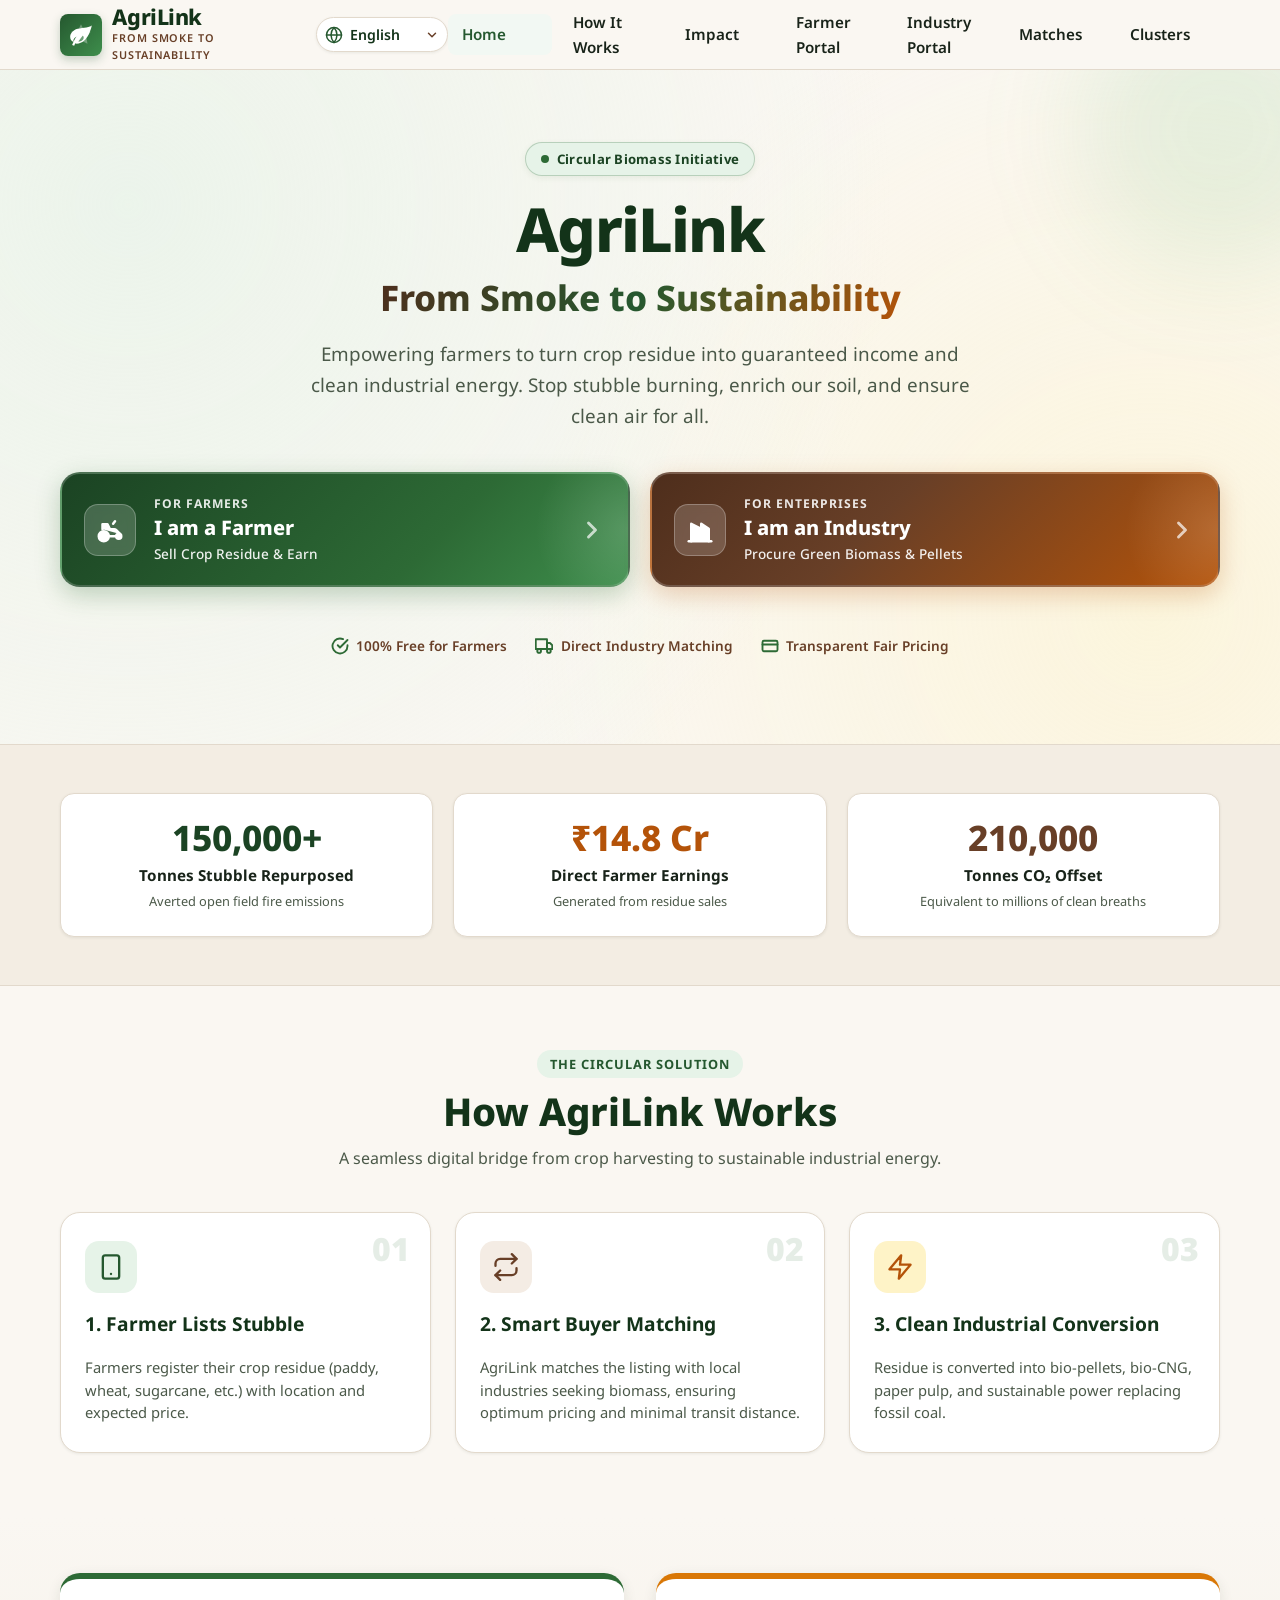
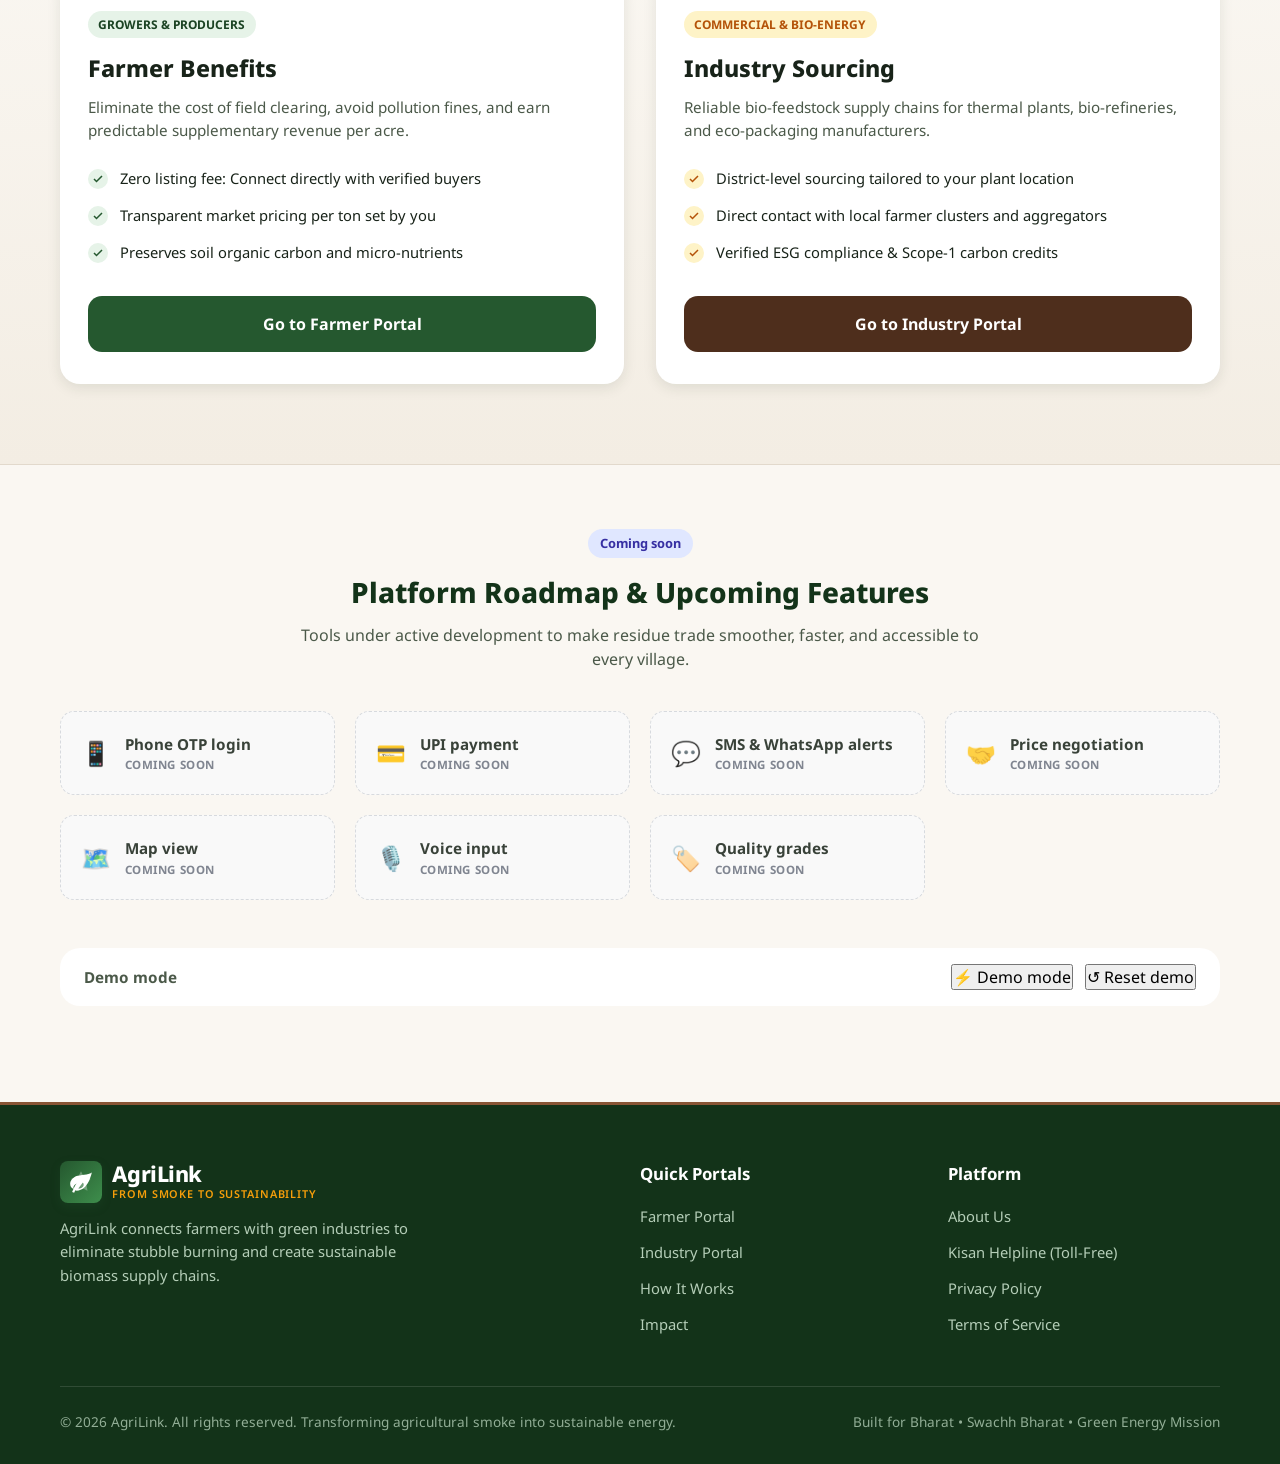
<file: index.html>
<!DOCTYPE html>
<html lang="en">
<head>
  <meta charset="UTF-8">
  <meta name="viewport" content="width=device-width, initial-scale=1.0">
  <meta name="description" content="AgriLink - From Smoke to Sustainability. Connecting farmers with industries to monetize crop residue and eliminate stubble burning.">
  <meta name="theme-color" content="#1B4323">
  <title>AgriLink - From Smoke to Sustainability</title>

  <!-- Google Fonts: Multi-Script Noto Sans Stack -->
  <link rel="preconnect" href="https://fonts.googleapis.com">
  <link rel="preconnect" href="https://fonts.gstatic.com" crossorigin>
  <link href="https://fonts.googleapis.com/css2?family=Noto+Sans:ital,wght@0,400;0,500;0,600;0,700;0,800;1,400&family=Noto+Sans+Devanagari:wght@400;500;600;700;800&family=Noto+Sans+Kannada:wght@400;500;600;700;800&family=Noto+Sans+Malayalam:wght@400;500;600;700;800&family=Noto+Sans+Tamil:wght@400;500;600;700;800&family=Noto+Sans+Telugu:wght@400;500;600;700;800&display=swap" rel="stylesheet">

  <!-- Core Stylesheet -->
  <link rel="stylesheet" href="css/style.css">
</head>
<body>

  <!-- =========================================================================
       Site Header / Navigation Bar
       ========================================================================= -->
  <header class="site-header" role="banner">
    <div class="navbar-container">
      
      <!-- Brand Logo -->
      <a href="index.html" class="brand-link" aria-label="AgriLink Home">
        <div class="brand-icon">
          <!-- Bio-Cycle Leaf Icon -->
          <svg viewBox="0 0 24 24" aria-hidden="true">
            <path d="M12 2L15 8L21 9L17 14L18 20L12 17L6 20L7 14L3 9L9 8L12 2Z" opacity="0.3"></path>
            <path d="M17 8C8 10 5.9 16.17 3.82 21.34L5.71 22l1-2.3A4.49 4.49 0 0 0 8 20C19 20 22 3 22 3c-1 2-8 2.25-13 3.25S2 11.5 2 13.5a5.52 5.52 0 0 0 3 4.88V17c0-2.5 4.5-5 7-5 1.5 0 2.5 1 2.5 2.5 0 2-2.5 3.5-5 3.5"></path>
          </svg>
        </div>
        <div class="brand-text-group">
          <span class="brand-title" data-i18n="nav.brand">AgriLink</span>
          <span class="brand-subtitle" data-i18n="nav.tagline_short">From Smoke to Sustainability</span>
        </div>
      </a>

      <!-- Header Actions: Language Switcher & Hamburger Toggle -->
      <div class="header-actions">
        <!-- Language Selector Dropdown -->
        <div class="lang-selector-wrap" title="Change Language">
          <svg class="lang-icon" viewBox="0 0 24 24" fill="none" stroke="currentColor" stroke-width="2" stroke-linecap="round" stroke-linejoin="round" aria-hidden="true">
            <circle cx="12" cy="12" r="10"></circle>
            <line x1="2" y1="12" x2="22" y2="12"></line>
            <path d="M12 2a15.3 15.3 0 0 1 4 10 15.3 15.3 0 0 1-4 10 15.3 15.3 0 0 1-4-10 15.3 15.3 0 0 1 4-10z"></path>
          </svg>
          <select id="lang-select" class="lang-select" aria-label="Select Language" data-i18n-aria-label="nav.select_lang">
            <option value="en">English</option>
            <option value="hi">हिन्दी</option>
            <option value="te">తెలుగు</option>
            <option value="kn">ಕನ್ನಡ</option>
            <option value="ta">தமிழ்</option>
            <option value="ml">മലയാളം</option>
          </select>
          <svg class="lang-chevron" viewBox="0 0 24 24" fill="none" stroke="currentColor" stroke-width="2.5" stroke-linecap="round" stroke-linejoin="round" aria-hidden="true">
            <polyline points="6 9 12 15 18 9"></polyline>
          </svg>
        </div>

        <!-- Mobile Drawer Toggle Button -->
        <button class="nav-toggle" aria-label="Toggle navigation menu" aria-expanded="false" aria-controls="primary-nav">
          <span class="bar"></span>
          <span class="bar"></span>
          <span class="bar"></span>
        </button>
      </div>

      <!-- Backdrop Overlay for Mobile Drawer -->
      <div class="nav-overlay" aria-hidden="true"></div>

      <!-- Navigation Menu -->
      <nav id="primary-nav" class="nav-menu" role="navigation" aria-label="Main menu">
        <ul class="nav-list">
          <li class="nav-item">
            <a href="index.html" class="nav-link active" data-i18n="nav.home">Home</a>
          </li>
          <li class="nav-item">
            <a href="#how-it-works" class="nav-link" data-i18n="nav.how_it_works">How It Works</a>
          </li>
          <li class="nav-item">
            <a href="impact.html" class="nav-link" data-i18n="nav.impact">Impact</a>
          </li>
          <li class="nav-item">
            <a href="farmer.html" class="nav-link nav-link-portal" data-i18n="nav.farmer_portal">Farmer Portal</a>
          </li>
          <li class="nav-item">
            <a href="industry.html" class="nav-link nav-link-portal" data-i18n="nav.industry_portal">Industry Portal</a>
          </li>
          <li class="nav-item">
            <a href="matches.html" class="nav-link nav-link-portal" data-i18n="nav.matches">Matches</a>
          </li>
          <li class="nav-item">
            <a href="clusters.html" class="nav-link nav-link-portal" data-i18n="nav.clusters">Clusters</a>
          </li>
        </ul>
      </nav>

    </div>
  </header>

  <main id="main-content">
    <!-- =========================================================================
         Hero Section
         ========================================================================= -->
    <section class="hero-section" aria-labelledby="hero-title">
      <div class="container hero-content">
        
        <!-- Context Badge -->
        <div class="hero-badge">
          <span class="badge-pulse"></span>
          <span data-i18n="hero.badge">Circular Biomass Initiative</span>
        </div>

        <!-- Tagline & Heading -->
        <h1 id="hero-title" class="hero-title" data-i18n="nav.brand">AgriLink</h1>
        <div class="hero-tagline-wrap">
          <h2 class="hero-tagline" data-i18n="hero.tagline">From Smoke to Sustainability</h2>
        </div>

        <p class="hero-description" data-i18n="hero.description">
          Empowering farmers to turn crop residue into guaranteed income and clean industrial energy. Stop stubble burning, enrich our soil, and ensure clean air for all.
        </p>

        <!-- Two Large Buttons: Farmer and Industry -->
        <div class="hero-actions" role="group" aria-label="Portal Selection">
          
          <!-- Large Farmer Button (Links to farmer.html) -->
          <a href="farmer.html" class="btn-portal btn-farmer" id="cta-farmer" aria-label="Farmer Portal: Sell crop residue and earn">
            <div class="btn-portal-icon" aria-hidden="true">
              <!-- Tractor / Sprout Icon -->
              <svg viewBox="0 0 24 24" fill="none" stroke="currentColor" stroke-width="2" stroke-linecap="round" stroke-linejoin="round">
                <path d="M7 17m-4 0a4 4 0 1 0 8 0a4 4 0 1 0 -8 0"></path>
                <path d="M7 15l0 .01"></path>
                <path d="M19 17m-2 0a2 2 0 1 0 4 0a2 2 0 1 0 -4 0"></path>
                <path d="M10.5 17l6.5 0"></path>
                <path d="M20 15.2l-3.2 -3.2a2 2 0 0 0 -1.4 -.6l-3.4 0l-2 -4h-4v4"></path>
                <path d="M16 5l-1.5 2"></path>
              </svg>
            </div>
            <div class="btn-portal-text">
              <span class="btn-portal-tag" data-i18n="hero.btn_farmer_tag">For Farmers</span>
              <span class="btn-portal-title" data-i18n="hero.btn_farmer_title">I am a Farmer</span>
              <span class="btn-portal-sub" data-i18n="hero.btn_farmer_sub">Sell Crop Residue & Earn</span>
            </div>
            <div class="btn-portal-arrow" aria-hidden="true">
              <svg viewBox="0 0 24 24" fill="none" stroke="currentColor" stroke-width="2.5" stroke-linecap="round" stroke-linejoin="round">
                <polyline points="9 18 15 12 9 6"></polyline>
              </svg>
            </div>
          </a>

          <!-- Large Industry Button (Links to industry.html) -->
          <a href="industry.html" class="btn-portal btn-industry" id="cta-industry" aria-label="Industry Portal: Procure green biomass and pellets">
            <div class="btn-portal-icon" aria-hidden="true">
              <!-- Factory / Renewable Bio-Power Icon -->
              <svg viewBox="0 0 24 24" fill="none" stroke="currentColor" stroke-width="2" stroke-linecap="round" stroke-linejoin="round">
                <path d="M3 21h18"></path>
                <path d="M5 21V7l8 4V7l6 4v10"></path>
                <path d="M9 13v2"></path>
                <path d="M9 17v2"></path>
                <path d="M14 13v2"></path>
                <path d="M14 17v2"></path>
              </svg>
            </div>
            <div class="btn-portal-text">
              <span class="btn-portal-tag" data-i18n="hero.btn_industry_tag">For Enterprises</span>
              <span class="btn-portal-title" data-i18n="hero.btn_industry_title">I am an Industry</span>
              <span class="btn-portal-sub" data-i18n="hero.btn_industry_sub">Procure Green Biomass & Pellets</span>
            </div>
            <div class="btn-portal-arrow" aria-hidden="true">
              <svg viewBox="0 0 24 24" fill="none" stroke="currentColor" stroke-width="2.5" stroke-linecap="round" stroke-linejoin="round">
                <polyline points="9 18 15 12 9 6"></polyline>
              </svg>
            </div>
          </a>

        </div>

        <!-- Trust Badges -->
        <div class="hero-trust-bar">
          <div class="trust-item">
            <svg viewBox="0 0 24 24" fill="none" stroke="currentColor" stroke-width="2.5" stroke-linecap="round" stroke-linejoin="round" aria-hidden="true">
              <path d="M22 11.08V12a10 10 0 1 1-5.93-9.14"></path>
              <polyline points="22 4 12 14.01 9 11.01"></polyline>
            </svg>
            <span data-i18n="hero.trust_free">100% Free for Farmers</span>
          </div>
          <div class="trust-item">
            <svg viewBox="0 0 24 24" fill="none" stroke="currentColor" stroke-width="2.5" stroke-linecap="round" stroke-linejoin="round" aria-hidden="true">
              <rect x="1" y="3" width="15" height="13"></rect>
              <polygon points="16 8 20 8 23 11 23 16 16 16 16 8"></polygon>
              <circle cx="5.5" cy="18.5" r="2.5"></circle>
              <circle cx="18.5" cy="18.5" r="2.5"></circle>
            </svg>
            <span data-i18n="hero.trust_pickup">Guaranteed Farmgate Pickup</span>
          </div>
          <div class="trust-item">
            <svg viewBox="0 0 24 24" fill="none" stroke="currentColor" stroke-width="2.5" stroke-linecap="round" stroke-linejoin="round" aria-hidden="true">
              <rect x="2" y="5" width="20" height="14" rx="2"></rect>
              <line x1="2" y1="10" x2="22" y2="10"></line>
            </svg>
            <span data-i18n="hero.trust_payment">Direct Bank Payouts</span>
          </div>
        </div>

      </div>
    </section>

    <!-- =========================================================================
         Impact Metrics Section
         ========================================================================= -->
    <section id="impact" class="metrics-section" aria-label="Key Impact Metrics">
      <div class="container">
        <div class="metrics-grid">
          
          <div class="metric-card">
            <div class="metric-value" data-i18n="metrics.tonnes_val">150,000+</div>
            <div class="metric-label" data-i18n="metrics.tonnes_label">Tonnes Stubble Repurposed</div>
            <div class="metric-sub" data-i18n="metrics.tonnes_sub">Averted open field fire emissions</div>
          </div>

          <div class="metric-card">
            <div class="metric-value amber" data-i18n="metrics.payout_val">₹14.8 Cr</div>
            <div class="metric-label" data-i18n="metrics.payout_label">Direct Farmer Earnings</div>
            <div class="metric-sub" data-i18n="metrics.payout_sub">Transferred directly via UPI / DBT</div>
          </div>

          <div class="metric-card">
            <div class="metric-value earth" data-i18n="metrics.co2_val">210,000</div>
            <div class="metric-label" data-i18n="metrics.co2_label">Tonnes CO₂ Offset</div>
            <div class="metric-sub" data-i18n="metrics.co2_sub">Equivalent to millions of clean breaths</div>
          </div>

        </div>
      </div>
    </section>

    <!-- =========================================================================
         How It Works Section
         ========================================================================= -->
    <section id="how-it-works" class="workflow-section">
      <div class="container">
        <div class="section-header">
          <span class="section-tag" data-i18n="workflow.tag">The Circular Solution</span>
          <h2 class="section-title" data-i18n="workflow.title">How AgriLink Works</h2>
          <p class="section-desc" data-i18n="workflow.desc">
            A seamless digital bridge from crop harvesting to sustainable industrial energy.
          </p>
        </div>

        <div class="workflow-grid">
          
          <!-- Step 1 -->
          <div class="workflow-card">
            <span class="workflow-card-step" aria-hidden="true">01</span>
            <div class="workflow-icon" aria-hidden="true">
              <svg viewBox="0 0 24 24" fill="none" stroke="currentColor" stroke-width="2" stroke-linecap="round" stroke-linejoin="round">
                <rect x="5" y="2" width="14" height="20" rx="2" ry="2"></rect>
                <line x1="12" y1="18" x2="12.01" y2="18"></line>
              </svg>
            </div>
            <h3 class="workflow-card-title" data-i18n="workflow.step1_title">1. Farmer Lists Stubble</h3>
            <p class="workflow-card-desc" data-i18n="workflow.step1_desc">
              Farmers register their crop residue (paddy, cotton, sugarcane) with estimated acreage via simple mobile access or toll-free call.
            </p>
          </div>

          <!-- Step 2 -->
          <div class="workflow-card">
            <span class="workflow-card-step" aria-hidden="true">02</span>
            <div class="workflow-icon" aria-hidden="true">
              <svg viewBox="0 0 24 24" fill="none" stroke="currentColor" stroke-width="2" stroke-linecap="round" stroke-linejoin="round">
                <polyline points="17 1 21 5 17 9"></polyline>
                <path d="M3 11V9a4 4 0 0 1 4-4h14"></path>
                <polyline points="7 23 3 19 7 15"></polyline>
                <path d="M21 13v2a4 4 0 0 1-4 4H3"></path>
              </svg>
            </div>
            <h3 class="workflow-card-title" data-i18n="workflow.step2_title">2. Mechanized Baling & Pickup</h3>
            <p class="workflow-card-desc" data-i18n="workflow.step2_desc">
              Our logistics network brings automated balers directly to the field, safely compacting and loading the straw without any farm effort.
            </p>
          </div>

          <!-- Step 3 -->
          <div class="workflow-card">
            <span class="workflow-card-step" aria-hidden="true">03</span>
            <div class="workflow-icon" aria-hidden="true">
              <svg viewBox="0 0 24 24" fill="none" stroke="currentColor" stroke-width="2" stroke-linecap="round" stroke-linejoin="round">
                <path d="M13 2L3 14h9l-1 8 10-12h-9l1-8z"></path>
              </svg>
            </div>
            <h3 class="workflow-card-title" data-i18n="workflow.step3_title">3. Clean Industrial Conversion</h3>
            <p class="workflow-card-desc" data-i18n="workflow.step3_desc">
              Residue is processed into high-grade biomass pellets, bio-CNG, paper pulp, and sustainable power replacing fossil coal.
            </p>
          </div>

        </div>
      </div>
    </section>

    <!-- =========================================================================
         Dual Portal Previews
         ========================================================================= -->
    <section class="portals-section" aria-label="Portal Highlights">
      <div class="container">
        <div class="portals-grid">
          
          <!-- Farmer Portal Card -->
          <div class="portal-box farmer-box">
            <div class="portal-box-header">
              <span class="portal-badge" data-i18n="portals.farmer_badge">Growers & Producers</span>
              <h3 class="portal-box-title" data-i18n="portals.farmer_title">Farmer Benefits</h3>
              <p class="portal-box-desc" data-i18n="portals.farmer_desc">
                Eliminate the cost of field clearing, avoid pollution fines, and earn predictable supplementary revenue per acre.
              </p>
            </div>

            <ul class="portal-features-list">
              <li class="portal-feature-item">
                <span class="feature-check" aria-hidden="true">
                  <svg viewBox="0 0 24 24" fill="none" stroke="currentColor">
                    <polyline points="20 6 9 17 4 12"></polyline>
                  </svg>
                </span>
                <span data-i18n="portals.farmer_f1">Zero machinery expense: Aggregators bale directly at your field</span>
              </li>
              <li class="portal-feature-item">
                <span class="feature-check" aria-hidden="true">
                  <svg viewBox="0 0 24 24" fill="none" stroke="currentColor">
                    <polyline points="20 6 9 17 4 12"></polyline>
                  </svg>
                </span>
                <span data-i18n="portals.farmer_f2">Fair, transparent MSP-benchmarked pricing per quintal</span>
              </li>
              <li class="portal-feature-item">
                <span class="feature-check" aria-hidden="true">
                  <svg viewBox="0 0 24 24" fill="none" stroke="currentColor">
                    <polyline points="20 6 9 17 4 12"></polyline>
                  </svg>
                </span>
                <span data-i18n="portals.farmer_f3">Preserves soil organic carbon and micro-nutrients</span>
              </li>
            </ul>

            <a href="farmer.html" class="portal-box-cta" data-i18n="portals.farmer_cta">Go to Farmer Portal</a>
          </div>

          <!-- Industry Portal Card -->
          <div class="portal-box industry-box">
            <div class="portal-box-header">
              <span class="portal-badge" data-i18n="portals.industry_badge">Commercial & Bio-Energy</span>
              <h3 class="portal-box-title" data-i18n="portals.industry_title">Industry Sourcing</h3>
              <p class="portal-box-desc" data-i18n="portals.industry_desc">
                Reliable, calorific bio-feedstock supply chains for thermal plants, bio-refineries, and eco-packaging manufacturers.
              </p>
            </div>

            <ul class="portal-features-list">
              <li class="portal-feature-item">
                <span class="feature-check" aria-hidden="true">
                  <svg viewBox="0 0 24 24" fill="none" stroke="currentColor">
                    <polyline points="20 6 9 17 4 12"></polyline>
                  </svg>
                </span>
                <span data-i18n="portals.industry_f1">Certified moisture content & calorific energy value</span>
              </li>
              <li class="portal-feature-item">
                <span class="feature-check" aria-hidden="true">
                  <svg viewBox="0 0 24 24" fill="none" stroke="currentColor">
                    <polyline points="20 6 9 17 4 12"></polyline>
                  </svg>
                </span>
                <span data-i18n="portals.industry_f2">Long-term bulk supply security with schedule guarantees</span>
              </li>
              <li class="portal-feature-item">
                <span class="feature-check" aria-hidden="true">
                  <svg viewBox="0 0 24 24" fill="none" stroke="currentColor">
                    <polyline points="20 6 9 17 4 12"></polyline>
                  </svg>
                </span>
                <span data-i18n="portals.industry_f3">Verified ESG compliance & Scope-1 carbon credits</span>
              </li>
            </ul>

            <a href="industry.html" class="portal-box-cta" data-i18n="portals.industry_cta">Go to Industry Portal</a>
          </div>

        </div>
      </div>
    </section>
    <!-- =========================================================================
         Section 4: Roadmap & Upcoming Features
         ========================================================================= -->
    <section class="roadmap-section" aria-labelledby="roadmap-title">
      <div class="container">
        <div class="roadmap-header">
          <span class="roadmap-badge" data-i18n="coming_soon.badge">Coming soon</span>
          <h2 id="roadmap-title" class="roadmap-title" data-i18n="coming_soon.title">Platform Roadmap & Upcoming Features</h2>
          <p class="roadmap-subtitle" data-i18n="coming_soon.subtitle">
            Tools under active development to make residue trade smoother, faster, and accessible to every village.
          </p>
        </div>

        <div class="roadmap-grid">
          <div class="roadmap-card">
            <span class="roadmap-icon">📱</span>
            <div class="roadmap-card-body">
              <span class="roadmap-card-title" data-i18n="coming_soon.otp_login">Phone OTP login</span>
              <span class="roadmap-card-tag" data-i18n="coming_soon.badge">Coming soon</span>
            </div>
          </div>

          <div class="roadmap-card">
            <span class="roadmap-icon">💳</span>
            <div class="roadmap-card-body">
              <span class="roadmap-card-title" data-i18n="coming_soon.upi_payment">UPI payment</span>
              <span class="roadmap-card-tag" data-i18n="coming_soon.badge">Coming soon</span>
            </div>
          </div>

          <div class="roadmap-card">
            <span class="roadmap-icon">💬</span>
            <div class="roadmap-card-body">
              <span class="roadmap-card-title" data-i18n="coming_soon.alerts">SMS & WhatsApp alerts</span>
              <span class="roadmap-card-tag" data-i18n="coming_soon.badge">Coming soon</span>
            </div>
          </div>

          <div class="roadmap-card">
            <span class="roadmap-icon">🤝</span>
            <div class="roadmap-card-body">
              <span class="roadmap-card-title" data-i18n="coming_soon.negotiation">Price negotiation</span>
              <span class="roadmap-card-tag" data-i18n="coming_soon.badge">Coming soon</span>
            </div>
          </div>

          <div class="roadmap-card">
            <span class="roadmap-icon">🗺️</span>
            <div class="roadmap-card-body">
              <span class="roadmap-card-title" data-i18n="coming_soon.map_view">Map view</span>
              <span class="roadmap-card-tag" data-i18n="coming_soon.badge">Coming soon</span>
            </div>
          </div>

          <div class="roadmap-card">
            <span class="roadmap-icon">🎙️</span>
            <div class="roadmap-card-body">
              <span class="roadmap-card-title" data-i18n="coming_soon.voice_input">Voice input</span>
              <span class="roadmap-card-tag" data-i18n="coming_soon.badge">Coming soon</span>
            </div>
          </div>

          <div class="roadmap-card">
            <span class="roadmap-icon">🏷️</span>
            <div class="roadmap-card-body">
              <span class="roadmap-card-title" data-i18n="coming_soon.quality_grades">Quality grades</span>
              <span class="roadmap-card-tag" data-i18n="coming_soon.badge">Coming soon</span>
            </div>
          </div>
        </div>

        <!-- Demo Mode Controls Bar -->
        <div class="demo-controls-bar">
          <span class="demo-controls-label" data-i18n="demo.load_btn">Demo Mode</span>
          <div class="demo-btn-group">
            <button id="btn-demo-mode" class="btn btn-secondary btn-sm">
              <span>⚡</span>
              <span data-i18n="demo.load_btn">Demo mode</span>
            </button>
            <button id="btn-reset-demo" class="btn btn-outline btn-sm">
              <span>↺</span>
              <span data-i18n="demo.reset_btn">Reset demo</span>
            </button>
          </div>
        </div>

      </div>
    </section>
  </main>

  <!-- =========================================================================
       Site Footer
       ========================================================================= -->
  <footer class="site-footer" role="contentinfo">
    <div class="container">
      <div class="footer-top">
        
        <div class="footer-brand">
          <div class="brand-link" style="margin-bottom: 0.5rem;">
            <div class="brand-icon">
              <svg viewBox="0 0 24 24" aria-hidden="true">
                <path d="M12 2L15 8L21 9L17 14L18 20L12 17L6 20L7 14L3 9L9 8L12 2Z" opacity="0.3"></path>
                <path d="M17 8C8 10 5.9 16.17 3.82 21.34L5.71 22l1-2.3A4.49 4.49 0 0 0 8 20C19 20 22 3 22 3c-1 2-8 2.25-13 3.25S2 11.5 2 13.5a5.52 5.52 0 0 0 3 4.88V17c0-2.5 4.5-5 7-5 1.5 0 2.5 1 2.5 2.5 0 2-2.5 3.5-5 3.5"></path>
              </svg>
            </div>
            <div class="brand-text-group">
              <span class="brand-title" data-i18n="nav.brand">AgriLink</span>
              <span class="brand-subtitle" data-i18n="nav.tagline_short">From Smoke to Sustainability</span>
            </div>
          </div>
          <p class="footer-mission" data-i18n="footer.mission">
            AgriLink eliminates agricultural stubble burning across India by building efficient, profitable supply chains connecting rural farmers with green industries.
          </p>
        </div>

        <div class="footer-col">
          <h4 class="footer-col-title" data-i18n="footer.quick_links">Quick Portals</h4>
          <ul class="footer-links">
            <li><a href="farmer.html" data-i18n="nav.farmer_portal">Farmer Portal</a></li>
            <li><a href="industry.html" data-i18n="nav.industry_portal">Industry Portal</a></li>
            <li><a href="#how-it-works" data-i18n="nav.how_it_works">How It Works</a></li>
            <li><a href="impact.html" data-i18n="nav.impact">Impact Metrics</a></li>
          </ul>
        </div>

        <div class="footer-col">
          <h4 class="footer-col-title" data-i18n="footer.resources">Platform</h4>
          <ul class="footer-links">
            <li><a href="#" data-i18n="footer.about_us">About Us</a></li>
            <li><a href="#" data-i18n="footer.contact">Kisan Helpline (Toll-Free)</a></li>
            <li><a href="#" data-i18n="footer.privacy">Privacy Policy</a></li>
            <li><a href="#" data-i18n="footer.terms">Terms of Service</a></li>
          </ul>
        </div>

      </div>

      <div class="footer-bottom">
        <p>&copy; 2026 AgriLink. <span data-i18n="footer.rights">All rights reserved. Transforming agricultural smoke into sustainable energy.</span></p>
        <p>Built for Bharat &bull; Swachh Bharat &bull; Green Energy Mission</p>
      </div>
    </div>
  </footer>

  <!-- Scripts -->
  <script src="js/i18n.js"></script>
  <script src="js/api.js"></script>
  <script src="js/main.js"></script>
</body>
</html>
</file>
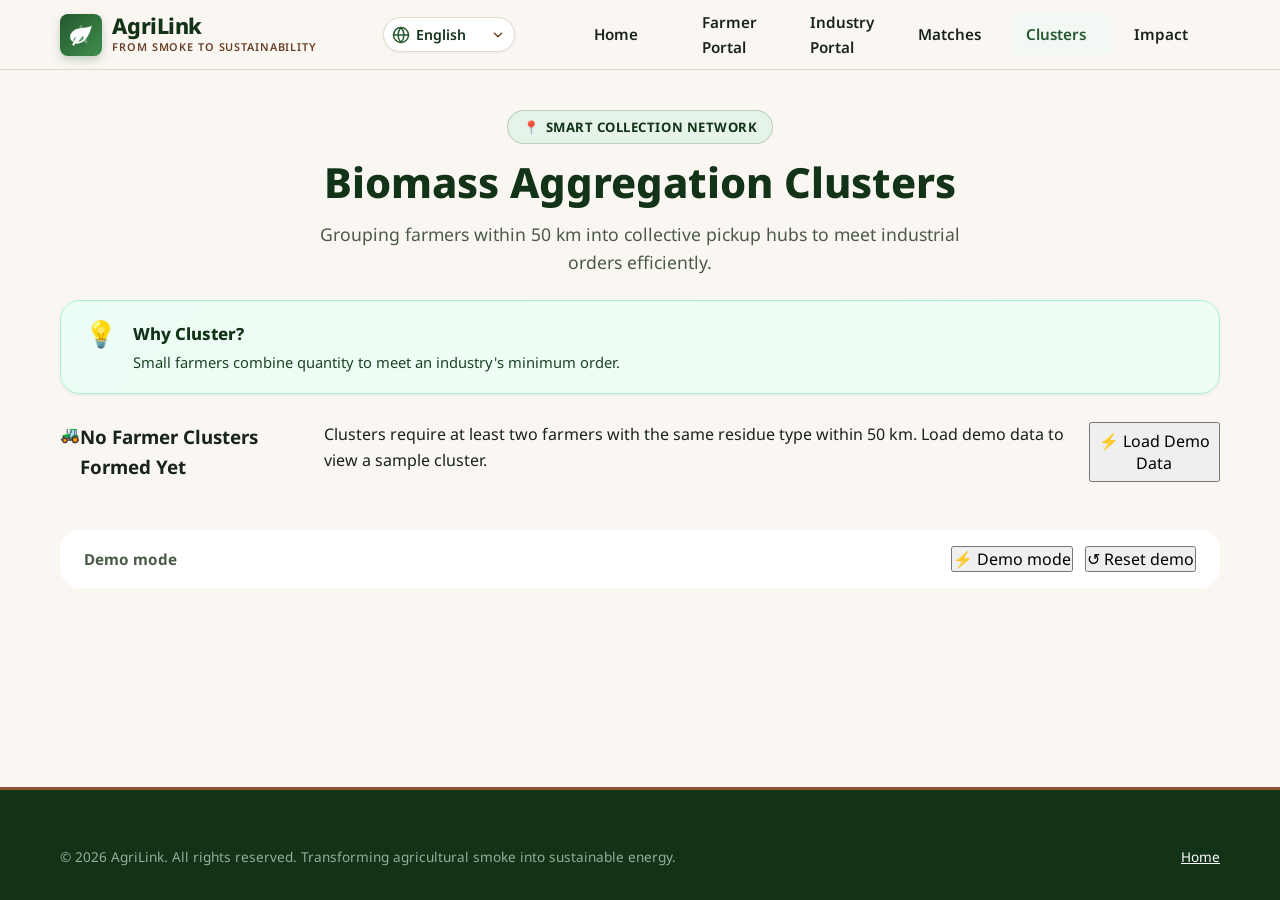
<file: clusters.html>
<!DOCTYPE html>
<html lang="en">
<head>
  <meta charset="UTF-8">
  <meta name="viewport" content="width=device-width, initial-scale=1.0">
  <meta name="description" content="AgriLink Smart Collection Network - Grouping small farmers within 50 km to pool residue volume and fulfill industrial minimum demand.">
  <meta name="theme-color" content="#1B4323">
  <title>Smart Collection Network - AgriLink</title>

  <!-- Google Fonts: Multi-Script Noto Sans Stack -->
  <link rel="preconnect" href="https://fonts.googleapis.com">
  <link rel="preconnect" href="https://fonts.gstatic.com" crossorigin>
  <link href="https://fonts.googleapis.com/css2?family=Noto+Sans:ital,wght@0,400;0,500;0,600;0,700;0,800;1,400&family=Noto+Sans+Devanagari:wght@400;500;600;700;800&family=Noto+Sans+Kannada:wght@400;500;600;700;800&family=Noto+Sans+Malayalam:wght@400;500;600;700;800&family=Noto+Sans+Tamil:wght@400;500;600;700;800&family=Noto+Sans+Telugu:wght@400;500;600;700;800&display=swap" rel="stylesheet">

  <!-- Core Stylesheet -->
  <link rel="stylesheet" href="css/style.css">
</head>
<body>

  <!-- Site Header -->
  <header class="site-header" role="banner">
    <div class="navbar-container">
      <a href="index.html" class="brand-link" aria-label="AgriLink Home">
        <div class="brand-icon">
          <svg viewBox="0 0 24 24" aria-hidden="true">
            <path d="M12 2L15 8L21 9L17 14L18 20L12 17L6 20L7 14L3 9L9 8L12 2Z" opacity="0.3"></path>
            <path d="M17 8C8 10 5.9 16.17 3.82 21.34L5.71 22l1-2.3A4.49 4.49 0 0 0 8 20C19 20 22 3 22 3c-1 2-8 2.25-13 3.25S2 11.5 2 13.5a5.52 5.52 0 0 0 3 4.88V17c0-2.5 4.5-5 7-5 1.5 0 2.5 1 2.5 2.5 0 2-2.5 3.5-5 3.5"></path>
          </svg>
        </div>
        <div class="brand-text-group">
          <span class="brand-title" data-i18n="nav.brand">AgriLink</span>
          <span class="brand-subtitle" data-i18n="nav.tagline_short">From Smoke to Sustainability</span>
        </div>
      </a>

      <!-- Header Actions -->
      <div class="header-actions">
        <div class="lang-selector-wrap" title="Change Language">
          <svg class="lang-icon" viewBox="0 0 24 24" fill="none" stroke="currentColor" stroke-width="2" stroke-linecap="round" stroke-linejoin="round" aria-hidden="true">
            <circle cx="12" cy="12" r="10"></circle>
            <line x1="2" y1="12" x2="22" y2="12"></line>
            <path d="M12 2a15.3 15.3 0 0 1 4 10 15.3 15.3 0 0 1-4 10 15.3 15.3 0 0 1-4-10 15.3 15.3 0 0 1 4-10z"></path>
          </svg>
          <select id="lang-select" class="lang-select" aria-label="Select Language" data-i18n-aria-label="nav.select_lang">
            <option value="en">English</option>
            <option value="hi">हिन्दी</option>
            <option value="te">తెలుగు</option>
            <option value="kn">ಕನ್ನಡ</option>
            <option value="ta">தமிழ்</option>
            <option value="ml">മലയാളം</option>
          </select>
          <svg class="lang-chevron" viewBox="0 0 24 24" fill="none" stroke="currentColor" stroke-width="2.5" stroke-linecap="round" stroke-linejoin="round" aria-hidden="true">
            <polyline points="6 9 12 15 18 9"></polyline>
          </svg>
        </div>

        <button class="nav-toggle" aria-label="Toggle navigation menu" aria-expanded="false" aria-controls="primary-nav">
          <span class="bar"></span>
          <span class="bar"></span>
          <span class="bar"></span>
        </button>
      </div>

      <div class="nav-overlay" aria-hidden="true"></div>

      <!-- Navigation Menu -->
      <nav id="primary-nav" class="nav-menu" role="navigation" aria-label="Main menu">
        <ul class="nav-list">
          <li class="nav-item">
            <a href="index.html" class="nav-link" data-i18n="nav.home">Home</a>
          </li>
          <li class="nav-item">
            <a href="farmer.html" class="nav-link" data-i18n="nav.farmer_portal">Farmer Portal</a>
          </li>
          <li class="nav-item">
            <a href="industry.html" class="nav-link" data-i18n="nav.industry_portal">Industry Portal</a>
          </li>
          <li class="nav-item">
            <a href="matches.html" class="nav-link nav-link-portal" data-i18n="nav.matches">Matches</a>
          </li>
          <li class="nav-item">
            <a href="clusters.html" class="nav-link nav-link-portal active" data-i18n="nav.clusters">Clusters</a>
          </li>
          <li class="nav-item">
            <a href="impact.html" class="nav-link nav-link-portal" data-i18n="nav.impact">Impact</a>
          </li>
        </ul>
      </nav>
    </div>
  </header>

  <!-- Clusters Content -->
  <main class="container">
    
    <!-- Page Header -->
    <div class="portal-page-header">
      <div class="portal-hero-badge farmer">
        <span>📍</span>
        <span data-i18n="clusters.badge">Smart Collection Network</span>
      </div>
      <h1 class="portal-page-title" data-i18n="clusters.title">Biomass Aggregation Clusters</h1>
      <p class="portal-page-desc" data-i18n="clusters.subtitle">
        Grouping farmers within 50 km into collective pickup hubs to meet industrial orders efficiently.
      </p>
    </div>

    <!-- Why Cluster Callout -->
    <div class="why-cluster-card">
      <div class="why-cluster-icon">💡</div>
      <div class="why-cluster-body">
        <h3 class="why-cluster-title" data-i18n="clusters.why_title">Why Cluster?</h3>
        <p class="why-cluster-text" data-i18n="clusters.why_desc">Small farmers combine quantity to meet an industry's minimum order.</p>
      </div>
    </div>

    <!-- Unclustered Farmers Notice -->
    <div id="unclustered-notice" class="unclustered-alert" style="display: none;">
      <span class="unclustered-icon">ℹ️</span>
      <span id="unclustered-notice-text"></span>
    </div>

    <!-- Cluster Cards Container -->
    <div id="clusters-content-wrap">
      <div id="clusters-list" class="clusters-grid">
        <!-- Rendered by js/clusters.js -->
      </div>
    </div>

    <!-- Empty State -->
    <div id="clusters-empty-state" class="empty-state-card" style="display: none;">
      <div class="empty-state-icon">🚜</div>
      <h3 class="empty-state-title" data-i18n="clusters.empty_title">No Farmer Clusters Formed Yet</h3>
      <p class="empty-state-desc" data-i18n="clusters.empty_desc">
        Clusters require at least two farmers with the same residue type within 50 km. Load demo data to view a sample cluster.
      </p>
      <button id="btn-cluster-load-demo" class="btn btn-primary">
        <span>⚡</span>
        <span data-i18n="clusters.empty_btn">Load Demo Data</span>
      </button>
    </div>

    <!-- Demo Action Controls Bar -->
    <div class="demo-controls-bar">
      <span class="demo-controls-label" data-i18n="demo.load_btn">Demo Mode</span>
      <div class="demo-btn-group">
        <button id="btn-demo-mode" class="btn btn-secondary btn-sm">
          <span>⚡</span>
          <span data-i18n="demo.load_btn">Demo mode</span>
        </button>
        <button id="btn-reset-demo" class="btn btn-outline btn-sm">
          <span>↺</span>
          <span data-i18n="demo.reset_btn">Reset demo</span>
        </button>
      </div>
    </div>

  </main>

  <!-- Site Footer -->
  <footer class="site-footer" role="contentinfo">
    <div class="container">
      <div class="footer-bottom" style="border: none; padding-top: 0;">
        <p>&copy; 2026 AgriLink. <span data-i18n="footer.rights">All rights reserved. Transforming agricultural smoke into sustainable energy.</span></p>
        <p><a href="index.html" style="color: #fff; text-decoration: underline;" data-i18n="nav.home">Home</a></p>
      </div>
    </div>
  </footer>

  <!-- Scripts -->
  <script src="js/i18n.js"></script>
  <script src="js/api.js"></script>
  <script src="js/clusters.js"></script>
  <script src="js/main.js"></script>
</body>
</html>
</file>
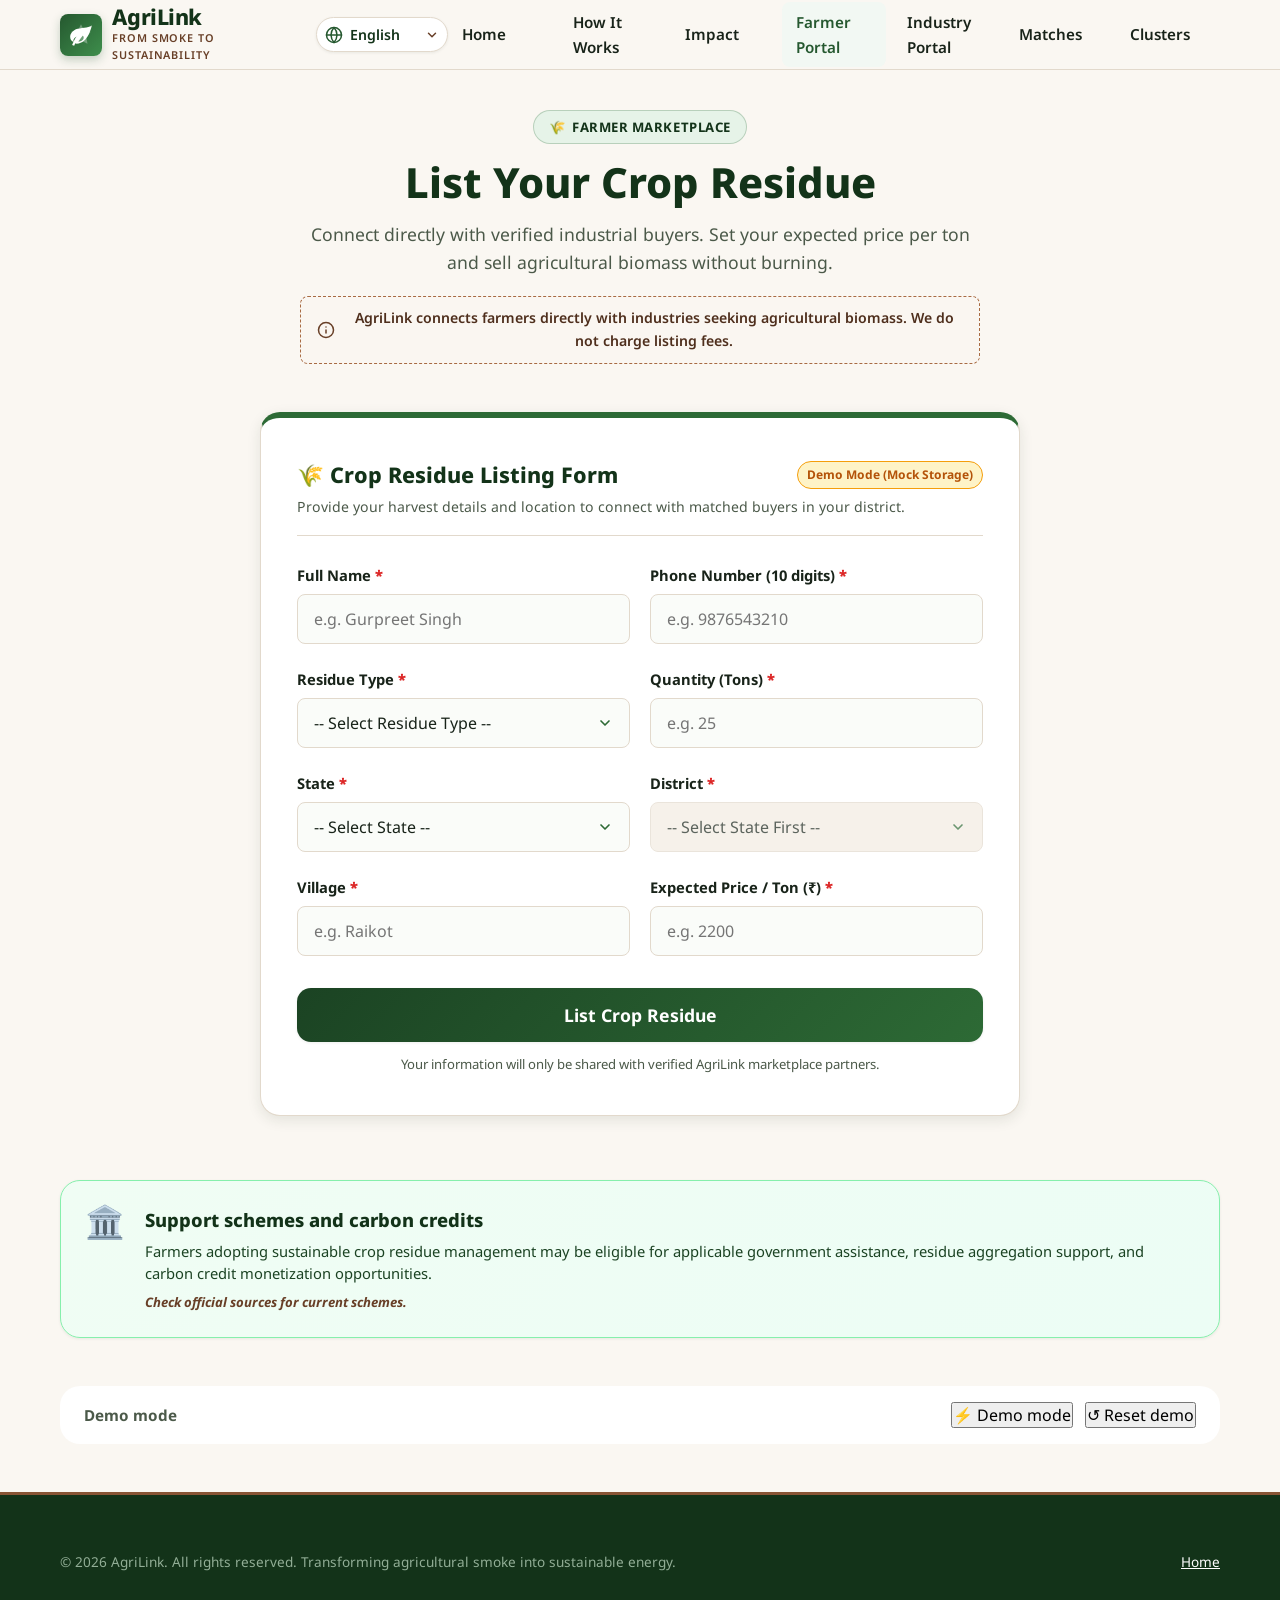
<file: farmer.html>
<!DOCTYPE html>
<html lang="en">
<head>
  <meta charset="UTF-8">
  <meta name="viewport" content="width=device-width, initial-scale=1.0">
  <meta name="description" content="AgriLink Farmer Portal - List your crop residue and connect directly with verified industrial buyers.">
  <meta name="theme-color" content="#1B4323">
  <title>Farmer Portal - List Crop Residue | AgriLink</title>

  <!-- Google Fonts: Multi-Script Noto Sans Stack -->
  <link rel="preconnect" href="https://fonts.googleapis.com">
  <link rel="preconnect" href="https://fonts.gstatic.com" crossorigin>
  <link href="https://fonts.googleapis.com/css2?family=Noto+Sans:ital,wght@0,400;0,500;0,600;0,700;0,800;1,400&family=Noto+Sans+Devanagari:wght@400;500;600;700;800&family=Noto+Sans+Kannada:wght@400;500;600;700;800&family=Noto+Sans+Malayalam:wght@400;500;600;700;800&family=Noto+Sans+Tamil:wght@400;500;600;700;800&family=Noto+Sans+Telugu:wght@400;500;600;700;800&display=swap" rel="stylesheet">

  <!-- Core Stylesheet -->
  <link rel="stylesheet" href="css/style.css">
</head>
<body>

  <!-- Site Header -->
  <header class="site-header" role="banner">
    <div class="navbar-container">
      <a href="index.html" class="brand-link" aria-label="AgriLink Home">
        <div class="brand-icon">
          <svg viewBox="0 0 24 24" aria-hidden="true">
            <path d="M12 2L15 8L21 9L17 14L18 20L12 17L6 20L7 14L3 9L9 8L12 2Z" opacity="0.3"></path>
            <path d="M17 8C8 10 5.9 16.17 3.82 21.34L5.71 22l1-2.3A4.49 4.49 0 0 0 8 20C19 20 22 3 22 3c-1 2-8 2.25-13 3.25S2 11.5 2 13.5a5.52 5.52 0 0 0 3 4.88V17c0-2.5 4.5-5 7-5 1.5 0 2.5 1 2.5 2.5 0 2-2.5 3.5-5 3.5"></path>
          </svg>
        </div>
        <div class="brand-text-group">
          <span class="brand-title" data-i18n="nav.brand">AgriLink</span>
          <span class="brand-subtitle" data-i18n="nav.tagline_short">From Smoke to Sustainability</span>
        </div>
      </a>

      <!-- Header Actions -->
      <div class="header-actions">
        <div class="lang-selector-wrap" title="Change Language">
          <svg class="lang-icon" viewBox="0 0 24 24" fill="none" stroke="currentColor" stroke-width="2" stroke-linecap="round" stroke-linejoin="round" aria-hidden="true">
            <circle cx="12" cy="12" r="10"></circle>
            <line x1="2" y1="12" x2="22" y2="12"></line>
            <path d="M12 2a15.3 15.3 0 0 1 4 10 15.3 15.3 0 0 1-4 10 15.3 15.3 0 0 1-4-10 15.3 15.3 0 0 1 4-10z"></path>
          </svg>
          <select id="lang-select" class="lang-select" aria-label="Select Language" data-i18n-aria-label="nav.select_lang">
            <option value="en">English</option>
            <option value="hi">हिन्दी</option>
            <option value="te">తెలుగు</option>
            <option value="kn">ಕನ್ನಡ</option>
            <option value="ta">தமிழ்</option>
            <option value="ml">മലയാളം</option>
          </select>
          <svg class="lang-chevron" viewBox="0 0 24 24" fill="none" stroke="currentColor" stroke-width="2.5" stroke-linecap="round" stroke-linejoin="round" aria-hidden="true">
            <polyline points="6 9 12 15 18 9"></polyline>
          </svg>
        </div>

        <button class="nav-toggle" aria-label="Toggle navigation menu" aria-expanded="false" aria-controls="primary-nav">
          <span class="bar"></span>
          <span class="bar"></span>
          <span class="bar"></span>
        </button>
      </div>

      <div class="nav-overlay" aria-hidden="true"></div>

      <!-- Navigation Menu -->
      <nav id="primary-nav" class="nav-menu" role="navigation" aria-label="Main menu">
        <ul class="nav-list">
          <li class="nav-item">
            <a href="index.html" class="nav-link" data-i18n="nav.home">Home</a>
          </li>
          <li class="nav-item">
            <a href="index.html#how-it-works" class="nav-link" data-i18n="nav.how_it_works">How It Works</a>
          </li>
          <li class="nav-item">
            <a href="impact.html" class="nav-link" data-i18n="nav.impact">Impact</a>
          </li>
          <li class="nav-item">
            <a href="farmer.html" class="nav-link nav-link-portal active" data-i18n="nav.farmer_portal">Farmer Portal</a>
          </li>
          <li class="nav-item">
            <a href="industry.html" class="nav-link nav-link-portal" data-i18n="nav.industry_portal">Industry Portal</a>
          </li>
          <li class="nav-item">
            <a href="matches.html" class="nav-link nav-link-portal" data-i18n="nav.matches">Matches</a>
          </li>
          <li class="nav-item">
            <a href="clusters.html" class="nav-link nav-link-portal" data-i18n="nav.clusters">Clusters</a>
          </li>
        </ul>
      </nav>
    </div>
  </header>

  <!-- Main Farmer Form Page -->
  <main class="container">
    
    <!-- Page Header -->
    <div class="portal-page-header">
      <div class="portal-hero-badge farmer">
        <span>🌾</span>
        <span data-i18n="farmer_page.badge">Farmer Marketplace</span>
      </div>
      <h1 class="portal-page-title" data-i18n="farmer_page.title">List Your Crop Residue</h1>
      <p class="portal-page-desc" data-i18n="farmer_page.subtitle">
        Connect directly with verified industrial buyers. Set your expected price per ton and sell agricultural biomass without burning.
      </p>

      <!-- Accurate Mission Statement (No false claims) -->
      <div class="portal-notice-banner">
        <svg viewBox="0 0 24 24" fill="none" stroke="currentColor" stroke-width="2" stroke-linecap="round" stroke-linejoin="round" aria-hidden="true">
          <circle cx="12" cy="12" r="10"></circle>
          <line x1="12" y1="16" x2="12" y2="12"></line>
          <line x1="12" y1="8" x2="12.01" y2="8"></line>
        </svg>
        <span data-i18n="farmer_page.notice">
          AgriLink connects farmers directly with industries seeking agricultural biomass. We do not charge listing fees.
        </span>
      </div>
    </div>

    <!-- Farmer Form Card -->
    <div class="form-card farmer-card">
      <div class="form-card-header">
        <div style="display: flex; align-items: center; justify-content: space-between; flex-wrap: wrap; gap: 0.5rem;">
          <h2 class="form-card-title" data-i18n="farmer_page.card_title">🌾 Crop Residue Listing Form</h2>
          <span class="mock-badge" data-i18n="mock.badge">Demo Mode (Mock Storage)</span>
        </div>
        <p class="form-card-subtitle" data-i18n="farmer_page.card_sub">
          Provide your harvest details and location to connect with matched buyers in your district.
        </p>
      </div>

      <!-- Live Feedback Alert Container -->
      <div id="farmer-alert" class="form-alert" role="alert" aria-live="polite"></div>

      <!-- The Real Form -->
      <form id="farmer-form" novalidate>
        <div class="form-grid">
          
          <!-- Full Name -->
          <div class="form-group">
            <label for="farmer-name" class="form-label">
              <span data-i18n="form.name">Full Name</span>
              <span class="req">*</span>
            </label>
            <input 
              type="text" 
              id="farmer-name" 
              class="form-control" 
              placeholder="e.g. Gurpreet Singh" 
              data-i18n-placeholder="placeholder.name" 
              required
              autocomplete="name"
            >
            <span id="error-farmer-name" class="field-error" role="alert"></span>
          </div>

          <!-- Contact Phone (10 digits) -->
          <div class="form-group">
            <label for="farmer-phone" class="form-label">
              <span data-i18n="form.phone">Phone Number (10 digits)</span>
              <span class="req">*</span>
            </label>
            <input 
              type="tel" 
              id="farmer-phone" 
              class="form-control" 
              placeholder="e.g. 9876543210" 
              data-i18n-placeholder="placeholder.phone" 
              pattern="[6-9][0-9]{9}" 
              maxlength="10" 
              inputmode="numeric" 
              required
              autocomplete="tel"
            >
            <span id="error-farmer-phone" class="field-error" role="alert"></span>
          </div>

          <!-- Residue Type Dropdown -->
          <div class="form-group">
            <label for="farmer-residue" class="form-label">
              <span data-i18n="form.residue_type">Residue Type</span>
              <span class="req">*</span>
            </label>
            <select id="farmer-residue" class="form-control" required>
              <option value="" data-i18n="residue.select">-- Select Residue Type --</option>
              <option value="paddy_straw" data-i18n="residue.paddy_straw">Paddy Straw</option>
              <option value="wheat_straw" data-i18n="residue.wheat_straw">Wheat Straw</option>
              <option value="sugarcane_bagasse" data-i18n="residue.sugarcane_bagasse">Sugarcane Bagasse</option>
              <option value="maize_stalk" data-i18n="residue.maize_stalk">Maize Stalk</option>
              <option value="cotton_stalk" data-i18n="residue.cotton_stalk">Cotton Stalk</option>
            </select>
            <span id="error-farmer-residue" class="field-error" role="alert"></span>
          </div>

          <!-- Quantity in Tons -->
          <div class="form-group">
            <label for="farmer-qty" class="form-label">
              <span data-i18n="form.quantity_tons">Quantity (Tons)</span>
              <span class="req">*</span>
            </label>
            <input 
              type="number" 
              id="farmer-qty" 
              class="form-control" 
              placeholder="e.g. 25" 
              data-i18n-placeholder="placeholder.quantity" 
              min="0.1" 
              step="any" 
              required
            >
            <span id="error-farmer-qty" class="field-error" role="alert"></span>
          </div>

          <!-- State Dropdown -->
          <div class="form-group">
            <label for="farmer-state" class="form-label">
              <span data-i18n="form.state">State</span>
              <span class="req">*</span>
            </label>
            <select id="farmer-state" class="form-control" required>
              <option value="" data-i18n="state.select">-- Select State --</option>
            </select>
            <span id="error-farmer-state" class="field-error" role="alert"></span>
          </div>

          <!-- District Dropdown -->
          <div class="form-group">
            <label for="farmer-district" class="form-label">
              <span data-i18n="form.district">District</span>
              <span class="req">*</span>
            </label>
            <select id="farmer-district" class="form-control" disabled required>
              <option value="" data-i18n="district.select_state_first">-- Select State First --</option>
            </select>
            <span id="error-farmer-district" class="field-error" role="alert"></span>
          </div>

          <!-- Village (Free Text) -->
          <div class="form-group">
            <label for="farmer-village" class="form-label">
              <span data-i18n="form.village">Village</span>
              <span class="req">*</span>
            </label>
            <input 
              type="text" 
              id="farmer-village" 
              class="form-control" 
              placeholder="e.g. Raikot" 
              data-i18n-placeholder="placeholder.village" 
              required
            >
            <span id="error-farmer-village" class="field-error" role="alert"></span>
          </div>

          <!-- Expected Price per Ton in Rupees -->
          <div class="form-group">
            <label for="farmer-price" class="form-label">
              <span data-i18n="form.expected_price">Expected Price / Ton (₹)</span>
              <span class="req">*</span>
            </label>
            <input 
              type="number" 
              id="farmer-price" 
              class="form-control" 
              placeholder="e.g. 2200" 
              data-i18n-placeholder="placeholder.expected_price" 
              min="1" 
              step="any" 
              required
            >
            <span id="error-farmer-price" class="field-error" role="alert"></span>
          </div>

        </div>

        <!-- Submit Actions -->
        <div class="form-actions">
          <button type="submit" id="farmer-submit-btn" class="btn-submit farmer">
            <span class="btn-spinner" aria-hidden="true"></span>
            <span class="btn-text" data-i18n="form.submit_farmer">List Crop Residue</span>
          </button>
          <p class="form-footer-note" data-i18n="form.footer_note">
            Your information will only be shared with verified AgriLink marketplace partners.
          </p>
        </div>
      </form>
    </div>

    <!-- Policy and Support Guidance Card -->
    <div class="policy-card">
      <div class="policy-icon">🏛️</div>
      <div class="policy-content">
        <h3 class="policy-title" data-i18n="policy.title">Support schemes and carbon credits</h3>
        <p class="policy-desc" data-i18n="policy.desc">
          Farmers adopting sustainable crop residue management may be eligible for applicable government assistance, residue aggregation support, and carbon credit monetization opportunities.
        </p>
        <p class="policy-note" data-i18n="policy.note">Check official sources for current schemes.</p>
      </div>
    </div>

    <!-- Demo Action Controls Bar -->
    <div class="demo-controls-bar">
      <span class="demo-controls-label" data-i18n="demo.load_btn">Demo Mode</span>
      <div class="demo-btn-group">
        <button id="btn-demo-mode" class="btn btn-secondary btn-sm">
          <span>⚡</span>
          <span data-i18n="demo.load_btn">Demo mode</span>
        </button>
        <button id="btn-reset-demo" class="btn btn-outline btn-sm">
          <span>↺</span>
          <span data-i18n="demo.reset_btn">Reset demo</span>
        </button>
      </div>
    </div>

  </main>

  <!-- Site Footer -->
  <footer class="site-footer" role="contentinfo">
    <div class="container">
      <div class="footer-bottom" style="border: none; padding-top: 0;">
        <p>&copy; 2026 AgriLink. <span data-i18n="footer.rights">All rights reserved. Transforming agricultural smoke into sustainable energy.</span></p>
        <p><a href="index.html" style="color: #fff; text-decoration: underline;" data-i18n="nav.home">Home</a></p>
      </div>
    </div>
  </footer>

  <!-- Scripts -->
  <script src="js/i18n.js"></script>
  <script src="js/api.js"></script>
  <script src="js/main.js"></script>
</body>
</html>
</file>
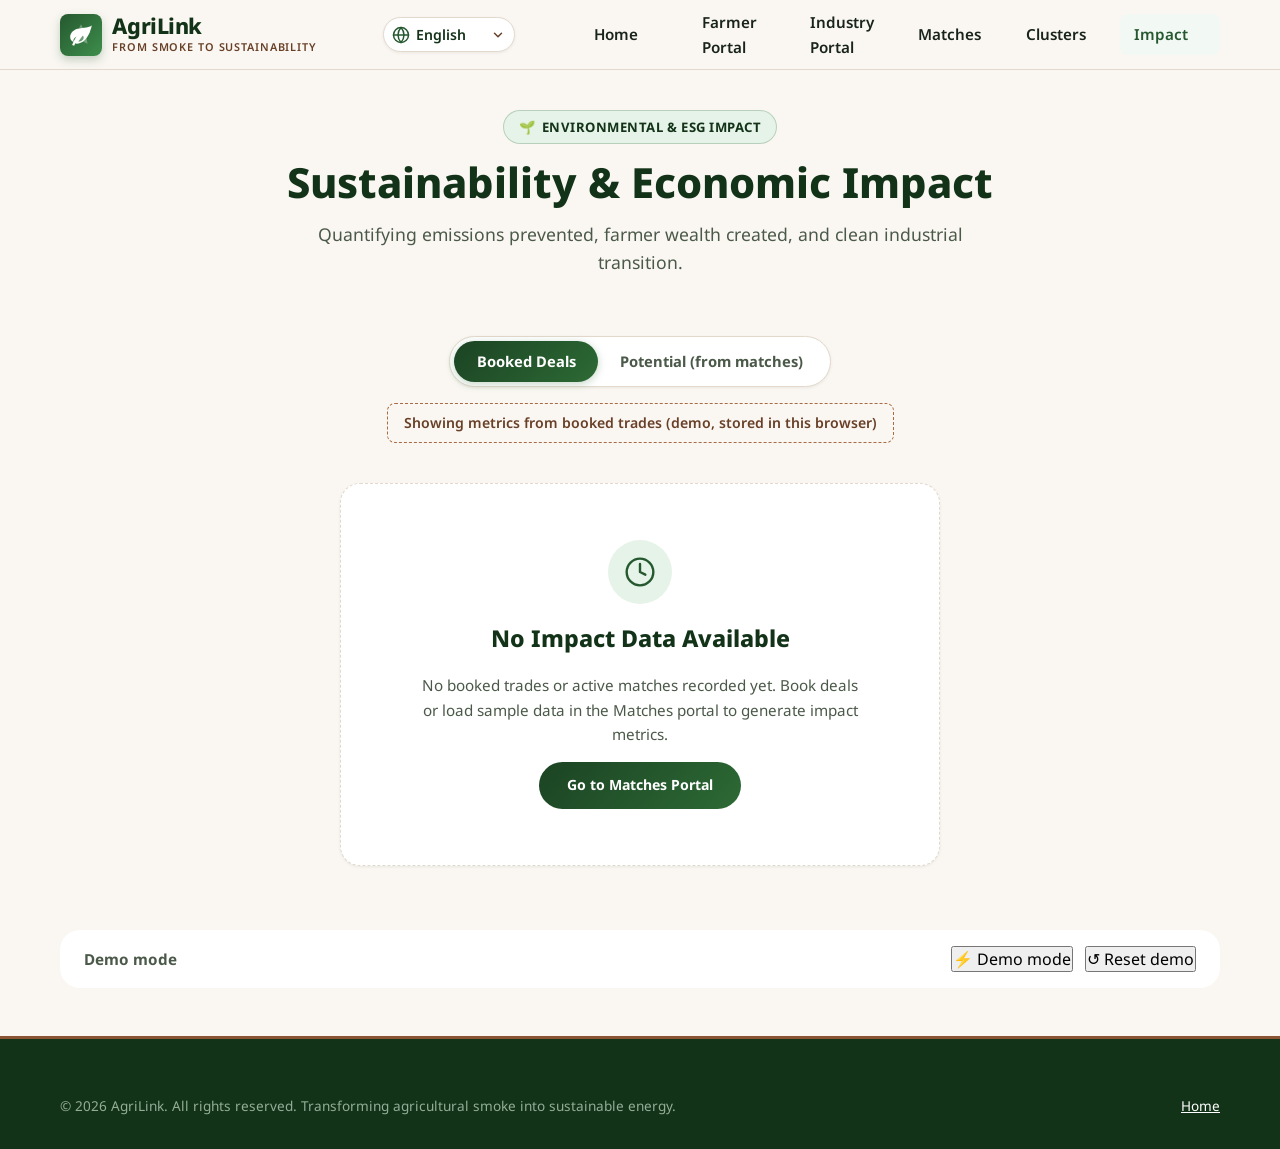
<file: impact.html>
<!DOCTYPE html>
<html lang="en">
<head>
  <meta charset="UTF-8">
  <meta name="viewport" content="width=device-width, initial-scale=1.0">
  <meta name="description" content="AgriLink Environmental & Economic Impact Dashboard - Track emissions averted, farmer revenue generated, and industrial biomass utilization.">
  <meta name="theme-color" content="#1B4323">
  <title>Environmental & Economic Impact - AgriLink</title>

  <!-- Google Fonts: Multi-Script Noto Sans Stack -->
  <link rel="preconnect" href="https://fonts.googleapis.com">
  <link rel="preconnect" href="https://fonts.gstatic.com" crossorigin>
  <link href="https://fonts.googleapis.com/css2?family=Noto+Sans:ital,wght@0,400;0,500;0,600;0,700;0,800;1,400&family=Noto+Sans+Devanagari:wght@400;500;600;700;800&family=Noto+Sans+Kannada:wght@400;500;600;700;800&family=Noto+Sans+Malayalam:wght@400;500;600;700;800&family=Noto+Sans+Tamil:wght@400;500;600;700;800&family=Noto+Sans+Telugu:wght@400;500;600;700;800&display=swap" rel="stylesheet">

  <!-- Core Stylesheet -->
  <link rel="stylesheet" href="css/style.css">
</head>
<body>

  <!-- Site Header -->
  <header class="site-header" role="banner">
    <div class="navbar-container">
      <a href="index.html" class="brand-link" aria-label="AgriLink Home">
        <div class="brand-icon">
          <svg viewBox="0 0 24 24" aria-hidden="true">
            <path d="M12 2L15 8L21 9L17 14L18 20L12 17L6 20L7 14L3 9L9 8L12 2Z" opacity="0.3"></path>
            <path d="M17 8C8 10 5.9 16.17 3.82 21.34L5.71 22l1-2.3A4.49 4.49 0 0 0 8 20C19 20 22 3 22 3c-1 2-8 2.25-13 3.25S2 11.5 2 13.5a5.52 5.52 0 0 0 3 4.88V17c0-2.5 4.5-5 7-5 1.5 0 2.5 1 2.5 2.5 0 2-2.5 3.5-5 3.5"></path>
          </svg>
        </div>
        <div class="brand-text-group">
          <span class="brand-title" data-i18n="nav.brand">AgriLink</span>
          <span class="brand-subtitle" data-i18n="nav.tagline_short">From Smoke to Sustainability</span>
        </div>
      </a>

      <!-- Header Actions -->
      <div class="header-actions">
        <div class="lang-selector-wrap" title="Change Language">
          <svg class="lang-icon" viewBox="0 0 24 24" fill="none" stroke="currentColor" stroke-width="2" stroke-linecap="round" stroke-linejoin="round" aria-hidden="true">
            <circle cx="12" cy="12" r="10"></circle>
            <line x1="2" y1="12" x2="22" y2="12"></line>
            <path d="M12 2a15.3 15.3 0 0 1 4 10 15.3 15.3 0 0 1-4 10 15.3 15.3 0 0 1-4-10 15.3 15.3 0 0 1 4-10z"></path>
          </svg>
          <select id="lang-select" class="lang-select" aria-label="Select Language" data-i18n-aria-label="nav.select_lang">
            <option value="en">English</option>
            <option value="hi">हिन्दी</option>
            <option value="te">తెలుగు</option>
            <option value="kn">ಕನ್ನಡ</option>
            <option value="ta">தமிழ்</option>
            <option value="ml">മലയാളം</option>
          </select>
          <svg class="lang-chevron" viewBox="0 0 24 24" fill="none" stroke="currentColor" stroke-width="2.5" stroke-linecap="round" stroke-linejoin="round" aria-hidden="true">
            <polyline points="6 9 12 15 18 9"></polyline>
          </svg>
        </div>

        <button class="nav-toggle" aria-label="Toggle navigation menu" aria-expanded="false" aria-controls="primary-nav">
          <span class="bar"></span>
          <span class="bar"></span>
          <span class="bar"></span>
        </button>
      </div>

      <div class="nav-overlay" aria-hidden="true"></div>

      <!-- Navigation Menu -->
      <nav id="primary-nav" class="nav-menu" role="navigation" aria-label="Main menu">
        <ul class="nav-list">
          <li class="nav-item">
            <a href="index.html" class="nav-link" data-i18n="nav.home">Home</a>
          </li>
          <li class="nav-item">
            <a href="farmer.html" class="nav-link" data-i18n="nav.farmer_portal">Farmer Portal</a>
          </li>
          <li class="nav-item">
            <a href="industry.html" class="nav-link" data-i18n="nav.industry_portal">Industry Portal</a>
          </li>
          <li class="nav-item">
            <a href="matches.html" class="nav-link nav-link-portal" data-i18n="nav.matches">Matches</a>
          </li>
          <li class="nav-item">
            <a href="clusters.html" class="nav-link nav-link-portal" data-i18n="nav.clusters">Clusters</a>
          </li>
          <li class="nav-item">
            <a href="impact.html" class="nav-link nav-link-portal active" data-i18n="nav.impact">Impact</a>
          </li>
        </ul>
      </nav>
    </div>
  </header>

  <!-- Main Impact Dashboard Container -->
  <main class="container">
    
    <!-- Page Header -->
    <div class="portal-page-header">
      <div class="portal-hero-badge farmer">
        <span>🌱</span>
        <span data-i18n="impact.badge">Environmental & ESG Impact</span>
      </div>
      <h1 class="portal-page-title" data-i18n="impact.title">Sustainability & Economic Impact</h1>
      <p class="portal-page-desc" data-i18n="impact.subtitle">
        Quantifying emissions prevented, farmer wealth created, and clean industrial transition.
      </p>
      <div style="margin-top: 0.75rem;">
        <span id="impact-sample-badge" class="badge-sample-data" style="display: none;" data-i18n="impact.sample_badge">Sample Data Active</span>
      </div>
    </div>

    <!-- Segmented Mode Switcher & Mode Notice -->
    <div class="impact-toolbar">
      <div class="segmented-toggle-wrap" role="group" aria-label="Impact Mode">
        <button id="toggle-booked" class="segmented-btn active" type="button" aria-pressed="true" data-i18n="impact.toggle_booked">
          Booked Deals
        </button>
        <button id="toggle-potential" class="segmented-btn" type="button" aria-pressed="false" data-i18n="impact.toggle_potential">
          Potential (from matches)
        </button>
      </div>
      <div id="impact-mode-notice" class="impact-mode-notice" data-i18n="impact.mode_notice_booked">
        Showing metrics from booked trades (demo, stored in this browser)
      </div>
    </div>

    <!-- Empty State -->
    <div id="impact-empty-state" class="matches-empty-state" style="display: none;">
      <div class="empty-icon">
        <svg viewBox="0 0 24 24" fill="none" stroke="currentColor" stroke-width="1.8" stroke-linecap="round" stroke-linejoin="round" aria-hidden="true">
          <path d="M12 2a10 10 0 1 0 10 10A10 10 0 0 0 12 2z"></path>
          <path d="M12 6v6l4 2"></path>
        </svg>
      </div>
      <h3 class="empty-title" data-i18n="impact.empty_title">No Impact Data Available</h3>
      <p class="empty-desc" data-i18n="impact.empty_desc">
        No booked trades or active matches recorded yet. Book deals or load sample data in the Matches portal to generate impact metrics.
      </p>
      <a href="matches.html" class="btn-action primary" style="display: inline-flex; align-items: center; justify-content: center; text-decoration: none; padding: 0.75rem 1.75rem; border-radius: var(--radius-pill); font-weight: 700;" data-i18n="impact.empty_btn">
        Go to Matches Portal
      </a>
    </div>

    <!-- Content Wrapper (Shown when data exists) -->
    <div id="impact-content-wrap">
      
      <!-- 7 Summary Cards Grid (+ Commission Card) -->
      <section class="impact-metrics-grid" aria-label="Key Impact Metrics">
        
        <!-- 1. Total Farmer Earnings -->
        <div class="impact-card">
          <div class="impact-card-label">
            <span>💰</span>
            <span data-i18n="impact.card_farmer_earnings">Total Farmer Earnings</span>
          </div>
          <div id="val-earnings" class="impact-card-val">₹0</div>
        </div>

        <!-- 2. Residue Diverted -->
        <div class="impact-card amber-top">
          <div class="impact-card-label">
            <span>🌾</span>
            <span data-i18n="impact.card_residue_diverted">Residue Diverted from Burning</span>
          </div>
          <div id="val-residue" class="impact-card-val amber">0 t</div>
        </div>

        <!-- 3. CO2 Avoided -->
        <div class="impact-card earth-top">
          <div class="impact-card-label">
            <span>☁️</span>
            <span data-i18n="impact.card_co2_avoided">CO₂ Emissions Avoided</span>
          </div>
          <div id="val-co2" class="impact-card-val earth">0 t</div>
        </div>

        <!-- 4. Mature Trees Equivalent -->
        <div class="impact-card">
          <div class="impact-card-label">
            <span>🌲</span>
            <span data-i18n="impact.card_trees_equiv">Mature Trees Equivalent</span>
          </div>
          <div id="val-trees" class="impact-card-val">0</div>
        </div>

        <!-- 5. Potential Carbon Credits -->
        <div class="impact-card">
          <div class="impact-card-label">
            <span>📜</span>
            <span data-i18n="impact.card_carbon_credits">Potential Carbon Credits (estimate)</span>
          </div>
          <div id="val-credits" class="impact-card-val">0</div>
          <div class="credit-note" data-i18n="impact.credit_verification_note">
            Real credits require third-party verification.
          </div>
        </div>

        <!-- 6. Estimated Credit Value -->
        <div class="impact-card amber-top">
          <div class="impact-card-label">
            <span>🏷️</span>
            <span data-i18n="impact.card_credit_value">Estimated Credit Market Value</span>
          </div>
          <div id="val-credit-value" class="impact-card-val amber">₹0</div>
        </div>

        <!-- 7. Platform Fee on Trades -->
        <div class="impact-card earth-top">
          <div class="impact-card-label">
            <span>🤝</span>
            <span data-i18n="impact.card_platform_fee">Platform Fee on Trades (2%)</span>
          </div>
          <div id="val-platform-fee" class="impact-card-val earth">₹0</div>
        </div>

        <!-- 8. Platform Commission on Credits -->
        <div class="impact-card">
          <div class="impact-card-label">
            <span>💼</span>
            <span data-i18n="impact.card_brokerage_comm">Platform Commission on Credits (10%)</span>
          </div>
          <div id="val-brokerage" class="impact-card-val">₹0</div>
        </div>

      </section>

      <!-- Charts Grid -->
      <section class="impact-charts-grid" aria-label="Visualizations">
        
        <!-- Chart 1: Farmer Revenue -->
        <div class="chart-card">
          <div class="chart-card-header">
            <h2 class="chart-card-title" data-i18n="impact.chart_earnings_title">Farmer Revenue Generation (₹)</h2>
          </div>
          <div class="chart-canvas-wrapper">
            <canvas id="chart-farmer-earnings"></canvas>
          </div>
        </div>

        <!-- Chart 2: Industry Demand / Supply Trends -->
        <div class="chart-card">
          <div class="chart-card-header">
            <h2 class="chart-card-title" data-i18n="impact.chart_industry_title">Industry Biomass Demand (Tons)</h2>
          </div>
          <div class="chart-canvas-wrapper">
            <canvas id="chart-industry-matches"></canvas>
          </div>
        </div>

        <!-- Chart 3: Residue Distribution Doughnut -->
        <div class="chart-card">
          <div class="chart-card-header">
            <h2 class="chart-card-title" data-i18n="impact.chart_residue_title">Diverted Biomass Volume by Residue Type</h2>
          </div>
          <div class="chart-canvas-wrapper">
            <canvas id="chart-residue-distribution"></canvas>
          </div>
        </div>

      </section>

      <!-- Government View Panel (Computed Numbers Only) -->
      <section class="govt-view-panel" aria-label="Government and Regulatory View">
        <div class="govt-view-header">
          <span class="govt-view-badge" data-i18n="impact.badge">Official Registry</span>
          <h2 class="govt-view-title" data-i18n="impact.govt_title">Government & Regulatory View</h2>
          <p class="govt-view-subtitle" data-i18n="impact.govt_subtitle">
            District-level summary of residue utilised and estimated emissions avoided
          </p>
        </div>

        <div class="govt-metrics-row">
          <div class="govt-metric-box">
            <div id="val-govt-residue" class="govt-metric-num">0</div>
            <div class="govt-metric-title" data-i18n="impact.govt_residue_utilised">Total Residue Utilised</div>
            <div class="govt-metric-unit" data-i18n="impact.govt_unit_tons">Tons</div>
          </div>
          <div class="govt-metric-box">
            <div id="val-govt-co2" class="govt-metric-num amber">0</div>
            <div class="govt-metric-title" data-i18n="impact.govt_co2_saved">Net CO₂ Saved</div>
            <div class="govt-metric-unit" data-i18n="impact.govt_unit_tonnes">Tonnes CO₂e</div>
          </div>
          <div class="govt-metric-box">
            <div id="val-govt-districts" class="govt-metric-num earth">0</div>
            <div id="val-govt-districts-list" class="govt-districts-list"></div>
            <div class="govt-metric-title" data-i18n="impact.govt_districts_covered">Districts Covered</div>
            <div class="govt-metric-unit" data-i18n="impact.govt_unit_districts">Districts</div>
          </div>
        </div>
      </section>

      <!-- Assumptions & Calculation Methodology Card -->
      <section class="calc-methodology-card" aria-label="Calculation Assumptions and Methodology">
        <div class="calc-header">
          <h2 class="calc-title" data-i18n="impact.calc_title">How We Calculate</h2>
          <div class="calc-disclaimer" data-i18n="impact.calc_disclaimer">
            Estimated value used for demonstration; to be replaced with a verified emission factor.
          </div>
        </div>

        <!-- Editable Emission Factor Assumption Box -->
        <div class="calc-assumption-box">
          <label for="emission-factor-input" class="assumption-label" data-i18n="impact.calc_editable_label">
            Emission Factor Assumption (kg CO₂ avoided per ton):
          </label>
          <div class="assumption-controls">
            <input type="number" id="emission-factor-input" class="assumption-input" value="1460" min="100" max="5000" step="10" aria-label="CO2 Avoided per Ton in kg">
            <button type="button" id="btn-reset-factor" class="btn-reset-assumption" data-i18n="impact.calc_reset_btn">
              Reset to Default (1,460)
            </button>
          </div>
        </div>

        <!-- Formulas Grid -->
        <div class="calc-formulas-grid">
          <div class="formula-item">
            <div class="formula-title" data-i18n="impact.calc_f1_title">Emissions Averted</div>
            <div class="formula-desc" data-i18n="impact.calc_f1_desc">
              Residue Diverted (t) × Emission Factor (kg CO₂/t) ÷ 1,000
            </div>
          </div>
          <div class="formula-item">
            <div class="formula-title" data-i18n="impact.calc_f2_title">Tree Sequestration Equivalent</div>
            <div class="formula-desc" data-i18n="impact.calc_f2_desc">
              Total kg CO₂ Avoided ÷ 21 kg CO₂ absorbed per mature tree per year
            </div>
          </div>
          <div class="formula-item">
            <div class="formula-title" data-i18n="impact.calc_f3_title">Carbon Credits & Fees</div>
            <div class="formula-desc" data-i18n="impact.calc_f3_desc">
              1 Tonne CO₂e = 1 Credit at ₹800. Platform commission is 10% on credits and 2% fee on residue trades.
            </div>
          </div>
        </div>
      </section>

    </div>

    <!-- Demo Action Controls Bar -->
    <div class="demo-controls-bar">
      <span class="demo-controls-label" data-i18n="demo.load_btn">Demo Mode</span>
      <div class="demo-btn-group">
        <button id="btn-demo-mode" class="btn btn-secondary btn-sm">
          <span>⚡</span>
          <span data-i18n="demo.load_btn">Demo mode</span>
        </button>
        <button id="btn-reset-demo" class="btn btn-outline btn-sm">
          <span>↺</span>
          <span data-i18n="demo.reset_btn">Reset demo</span>
        </button>
      </div>
    </div>

  </main>

  <!-- Site Footer -->
  <footer class="site-footer" role="contentinfo">
    <div class="container">
      <div class="footer-bottom" style="border: none; padding-top: 0;">
        <p>&copy; 2026 AgriLink. <span data-i18n="footer.rights">All rights reserved. Transforming agricultural smoke into sustainable energy.</span></p>
        <p><a href="index.html" style="color: #fff; text-decoration: underline;" data-i18n="nav.home">Home</a></p>
      </div>
    </div>
  </footer>

  <!-- Scripts: Local Chart.js, i18n, API, Impact Logic, Main Navigation -->
  <script src="js/chart.umd.min.js"></script>
  <script src="js/i18n.js"></script>
  <script src="js/api.js"></script>
  <script src="js/impact.js"></script>
  <script src="js/main.js"></script>
</body>
</html>
</file>
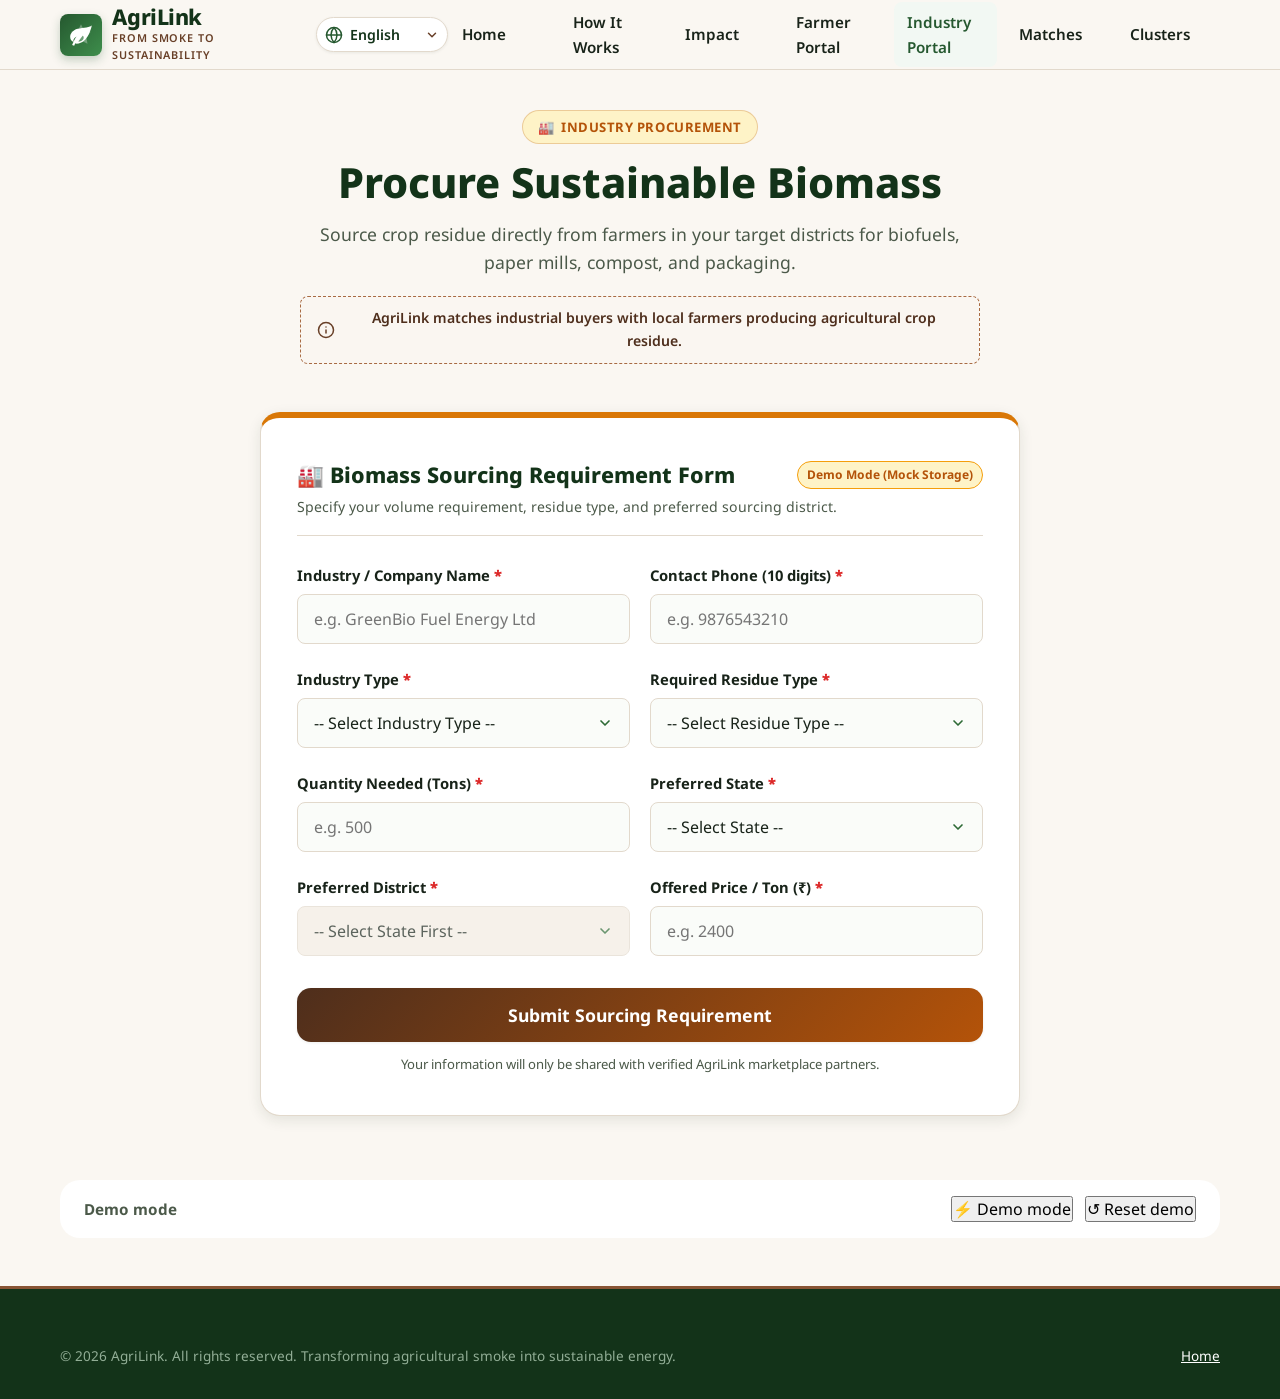
<file: industry.html>
<!DOCTYPE html>
<html lang="en">
<head>
  <meta charset="UTF-8">
  <meta name="viewport" content="width=device-width, initial-scale=1.0">
  <meta name="description" content="AgriLink Industry Portal - Procure sustainable agricultural biomass directly from farmers in your target districts.">
  <meta name="theme-color" content="#1B4323">
  <title>Industry Portal - Procure Sustainable Biomass | AgriLink</title>

  <!-- Google Fonts: Multi-Script Noto Sans Stack -->
  <link rel="preconnect" href="https://fonts.googleapis.com">
  <link rel="preconnect" href="https://fonts.gstatic.com" crossorigin>
  <link href="https://fonts.googleapis.com/css2?family=Noto+Sans:ital,wght@0,400;0,500;0,600;0,700;0,800;1,400&family=Noto+Sans+Devanagari:wght@400;500;600;700;800&family=Noto+Sans+Kannada:wght@400;500;600;700;800&family=Noto+Sans+Malayalam:wght@400;500;600;700;800&family=Noto+Sans+Tamil:wght@400;500;600;700;800&family=Noto+Sans+Telugu:wght@400;500;600;700;800&display=swap" rel="stylesheet">

  <!-- Core Stylesheet -->
  <link rel="stylesheet" href="css/style.css">
</head>
<body>

  <!-- Site Header -->
  <header class="site-header" role="banner">
    <div class="navbar-container">
      <a href="index.html" class="brand-link" aria-label="AgriLink Home">
        <div class="brand-icon">
          <svg viewBox="0 0 24 24" aria-hidden="true">
            <path d="M12 2L15 8L21 9L17 14L18 20L12 17L6 20L7 14L3 9L9 8L12 2Z" opacity="0.3"></path>
            <path d="M17 8C8 10 5.9 16.17 3.82 21.34L5.71 22l1-2.3A4.49 4.49 0 0 0 8 20C19 20 22 3 22 3c-1 2-8 2.25-13 3.25S2 11.5 2 13.5a5.52 5.52 0 0 0 3 4.88V17c0-2.5 4.5-5 7-5 1.5 0 2.5 1 2.5 2.5 0 2-2.5 3.5-5 3.5"></path>
          </svg>
        </div>
        <div class="brand-text-group">
          <span class="brand-title" data-i18n="nav.brand">AgriLink</span>
          <span class="brand-subtitle" data-i18n="nav.tagline_short">From Smoke to Sustainability</span>
        </div>
      </a>

      <!-- Header Actions -->
      <div class="header-actions">
        <div class="lang-selector-wrap" title="Change Language">
          <svg class="lang-icon" viewBox="0 0 24 24" fill="none" stroke="currentColor" stroke-width="2" stroke-linecap="round" stroke-linejoin="round" aria-hidden="true">
            <circle cx="12" cy="12" r="10"></circle>
            <line x1="2" y1="12" x2="22" y2="12"></line>
            <path d="M12 2a15.3 15.3 0 0 1 4 10 15.3 15.3 0 0 1-4 10 15.3 15.3 0 0 1-4-10 15.3 15.3 0 0 1 4-10z"></path>
          </svg>
          <select id="lang-select" class="lang-select" aria-label="Select Language" data-i18n-aria-label="nav.select_lang">
            <option value="en">English</option>
            <option value="hi">हिन्दी</option>
            <option value="te">తెలుగు</option>
            <option value="kn">ಕನ್ನಡ</option>
            <option value="ta">தமிழ்</option>
            <option value="ml">മലയാളം</option>
          </select>
          <svg class="lang-chevron" viewBox="0 0 24 24" fill="none" stroke="currentColor" stroke-width="2.5" stroke-linecap="round" stroke-linejoin="round" aria-hidden="true">
            <polyline points="6 9 12 15 18 9"></polyline>
          </svg>
        </div>

        <button class="nav-toggle" aria-label="Toggle navigation menu" aria-expanded="false" aria-controls="primary-nav">
          <span class="bar"></span>
          <span class="bar"></span>
          <span class="bar"></span>
        </button>
      </div>

      <div class="nav-overlay" aria-hidden="true"></div>

      <!-- Navigation Menu -->
      <nav id="primary-nav" class="nav-menu" role="navigation" aria-label="Main menu">
        <ul class="nav-list">
          <li class="nav-item">
            <a href="index.html" class="nav-link" data-i18n="nav.home">Home</a>
          </li>
          <li class="nav-item">
            <a href="index.html#how-it-works" class="nav-link" data-i18n="nav.how_it_works">How It Works</a>
          </li>
          <li class="nav-item">
            <a href="impact.html" class="nav-link" data-i18n="nav.impact">Impact</a>
          </li>
          <li class="nav-item">
            <a href="farmer.html" class="nav-link nav-link-portal" data-i18n="nav.farmer_portal">Farmer Portal</a>
          </li>
          <li class="nav-item">
            <a href="industry.html" class="nav-link nav-link-portal active" data-i18n="nav.industry_portal">Industry Portal</a>
          </li>
          <li class="nav-item">
            <a href="matches.html" class="nav-link nav-link-portal" data-i18n="nav.matches">Matches</a>
          </li>
          <li class="nav-item">
            <a href="clusters.html" class="nav-link nav-link-portal" data-i18n="nav.clusters">Clusters</a>
          </li>
        </ul>
      </nav>
    </div>
  </header>

  <!-- Main Industry Form Page -->
  <main class="container">
    
    <!-- Page Header -->
    <div class="portal-page-header">
      <div class="portal-hero-badge industry">
        <span>🏭</span>
        <span data-i18n="industry_page.badge">Industry Procurement</span>
      </div>
      <h1 class="portal-page-title" data-i18n="industry_page.title">Procure Sustainable Biomass</h1>
      <p class="portal-page-desc" data-i18n="industry_page.subtitle">
        Source agricultural crop residue directly from farmers in your target districts for biofuels, paper mills, compost, and packaging.
      </p>

      <!-- Accurate Mission Statement (No false claims) -->
      <div class="portal-notice-banner">
        <svg viewBox="0 0 24 24" fill="none" stroke="currentColor" stroke-width="2" stroke-linecap="round" stroke-linejoin="round" aria-hidden="true">
          <circle cx="12" cy="12" r="10"></circle>
          <line x1="12" y1="16" x2="12" y2="12"></line>
          <line x1="12" y1="8" x2="12.01" y2="8"></line>
        </svg>
        <span data-i18n="industry_page.notice">
          AgriLink matches industrial buyers with local farmers producing agricultural crop residue.
        </span>
      </div>
    </div>

    <!-- Industry Form Card -->
    <div class="form-card industry-card">
      <div class="form-card-header">
        <div style="display: flex; align-items: center; justify-content: space-between; flex-wrap: wrap; gap: 0.5rem;">
          <h2 class="form-card-title" data-i18n="industry_page.card_title">🏭 Biomass Requirement Form</h2>
          <span class="mock-badge" data-i18n="mock.badge">Demo Mode (Mock Storage)</span>
        </div>
        <p class="form-card-subtitle" data-i18n="industry_page.card_sub">
          Specify your volume requirement, residue type, and preferred sourcing district.
        </p>
      </div>

      <!-- Live Feedback Alert Container -->
      <div id="industry-alert" class="form-alert" role="alert" aria-live="polite"></div>

      <!-- The Real Form -->
      <form id="industry-form" novalidate>
        <div class="form-grid">
          
          <!-- Industry / Company Name -->
          <div class="form-group">
            <label for="industry-name" class="form-label">
              <span data-i18n="form.industry_name">Industry / Company Name</span>
              <span class="req">*</span>
            </label>
            <input 
              type="text" 
              id="industry-name" 
              class="form-control" 
              placeholder="e.g. GreenBio Fuel Energy Ltd" 
              data-i18n-placeholder="placeholder.industry_name" 
              required
              autocomplete="organization"
            >
            <span id="error-industry-name" class="field-error" role="alert"></span>
          </div>

          <!-- Contact Phone (10 digits) -->
          <div class="form-group">
            <label for="industry-phone" class="form-label">
              <span data-i18n="form.contact_phone">Contact Phone (10 digits)</span>
              <span class="req">*</span>
            </label>
            <input 
              type="tel" 
              id="industry-phone" 
              class="form-control" 
              placeholder="e.g. 9876543210" 
              data-i18n-placeholder="placeholder.phone" 
              pattern="[6-9][0-9]{9}" 
              maxlength="10" 
              inputmode="numeric" 
              required
              autocomplete="tel"
            >
            <span id="error-industry-phone" class="field-error" role="alert"></span>
          </div>

          <!-- Industry Type Dropdown -->
          <div class="form-group">
            <label for="industry-type" class="form-label">
              <span data-i18n="form.industry_type">Industry Type</span>
              <span class="req">*</span>
            </label>
            <select id="industry-type" class="form-control" required>
              <option value="" data-i18n="industry_type.select">-- Select Industry Type --</option>
              <option value="biofuel" data-i18n="industry_type.biofuel">Biofuel & Energy</option>
              <option value="paper_mill" data-i18n="industry_type.paper_mill">Paper Mill & Pulp</option>
              <option value="compost" data-i18n="industry_type.compost">Compost & Bio-fertilizer</option>
              <option value="packaging" data-i18n="industry_type.packaging">Eco-Friendly Packaging</option>
            </select>
            <span id="error-industry-type" class="field-error" role="alert"></span>
          </div>

          <!-- Required Residue Type Dropdown -->
          <div class="form-group">
            <label for="industry-residue" class="form-label">
              <span data-i18n="form.required_residue">Required Residue Type</span>
              <span class="req">*</span>
            </label>
            <select id="industry-residue" class="form-control" required>
              <option value="" data-i18n="residue.select">-- Select Residue Type --</option>
              <option value="paddy_straw" data-i18n="residue.paddy_straw">Paddy Straw</option>
              <option value="wheat_straw" data-i18n="residue.wheat_straw">Wheat Straw</option>
              <option value="sugarcane_bagasse" data-i18n="residue.sugarcane_bagasse">Sugarcane Bagasse</option>
              <option value="maize_stalk" data-i18n="residue.maize_stalk">Maize Stalk</option>
              <option value="cotton_stalk" data-i18n="residue.cotton_stalk">Cotton Stalk</option>
              <option value="any" data-i18n="residue.any">Any Residue / All Types</option>
            </select>
            <span id="error-industry-residue" class="field-error" role="alert"></span>
          </div>

          <!-- Quantity Needed in Tons -->
          <div class="form-group">
            <label for="industry-qty" class="form-label">
              <span data-i18n="form.quantity_needed">Quantity Needed (Tons)</span>
              <span class="req">*</span>
            </label>
            <input 
              type="number" 
              id="industry-qty" 
              class="form-control" 
              placeholder="e.g. 500" 
              data-i18n-placeholder="placeholder.quantity_needed" 
              min="1" 
              step="any" 
              required
            >
            <span id="error-industry-qty" class="field-error" role="alert"></span>
          </div>

          <!-- Preferred State Dropdown -->
          <div class="form-group">
            <label for="industry-state" class="form-label">
              <span data-i18n="form.preferred_state">Preferred State</span>
              <span class="req">*</span>
            </label>
            <select id="industry-state" class="form-control" required>
              <option value="" data-i18n="state.select">-- Select State --</option>
            </select>
            <span id="error-industry-state" class="field-error" role="alert"></span>
          </div>

          <!-- Preferred District Dropdown -->
          <div class="form-group">
            <label for="industry-district" class="form-label">
              <span data-i18n="form.preferred_district">Preferred District</span>
              <span class="req">*</span>
            </label>
            <select id="industry-district" class="form-control" disabled required>
              <option value="" data-i18n="district.select_state_first">-- Select State First --</option>
            </select>
            <span id="error-industry-district" class="field-error" role="alert"></span>
          </div>

          <!-- Offered Price per Ton in Rupees -->
          <div class="form-group">
            <label for="industry-price" class="form-label">
              <span data-i18n="form.offered_price">Offered Price / Ton (₹)</span>
              <span class="req">*</span>
            </label>
            <input 
              type="number" 
              id="industry-price" 
              class="form-control" 
              placeholder="e.g. 2400" 
              data-i18n-placeholder="placeholder.offered_price" 
              min="1" 
              step="any" 
              required
            >
            <span id="error-industry-price" class="field-error" role="alert"></span>
          </div>

        </div>

        <!-- Submit Actions -->
        <div class="form-actions">
          <button type="submit" id="industry-submit-btn" class="btn-submit industry">
            <span class="btn-spinner" aria-hidden="true"></span>
            <span class="btn-text" data-i18n="form.submit_industry">Submit Sourcing Requirement</span>
          </button>
          <p class="form-footer-note" data-i18n="form.footer_note">
            Your information will only be shared with verified AgriLink marketplace partners.
          </p>
        </div>
      </form>
    </div>

    <!-- Demo Action Controls Bar -->
    <div class="demo-controls-bar">
      <span class="demo-controls-label" data-i18n="demo.load_btn">Demo Mode</span>
      <div class="demo-btn-group">
        <button id="btn-demo-mode" class="btn btn-secondary btn-sm">
          <span>⚡</span>
          <span data-i18n="demo.load_btn">Demo mode</span>
        </button>
        <button id="btn-reset-demo" class="btn btn-outline btn-sm">
          <span>↺</span>
          <span data-i18n="demo.reset_btn">Reset demo</span>
        </button>
      </div>
    </div>

  </main>

  <!-- Site Footer -->
  <footer class="site-footer" role="contentinfo">
    <div class="container">
      <div class="footer-bottom" style="border: none; padding-top: 0;">
        <p>&copy; 2026 AgriLink. <span data-i18n="footer.rights">All rights reserved. Transforming agricultural smoke into sustainable energy.</span></p>
        <p><a href="index.html" style="color: #fff; text-decoration: underline;" data-i18n="nav.home">Home</a></p>
      </div>
    </div>
  </footer>

  <!-- Scripts -->
  <script src="js/i18n.js"></script>
  <script src="js/api.js"></script>
  <script src="js/main.js"></script>
</body>
</html>
</file>
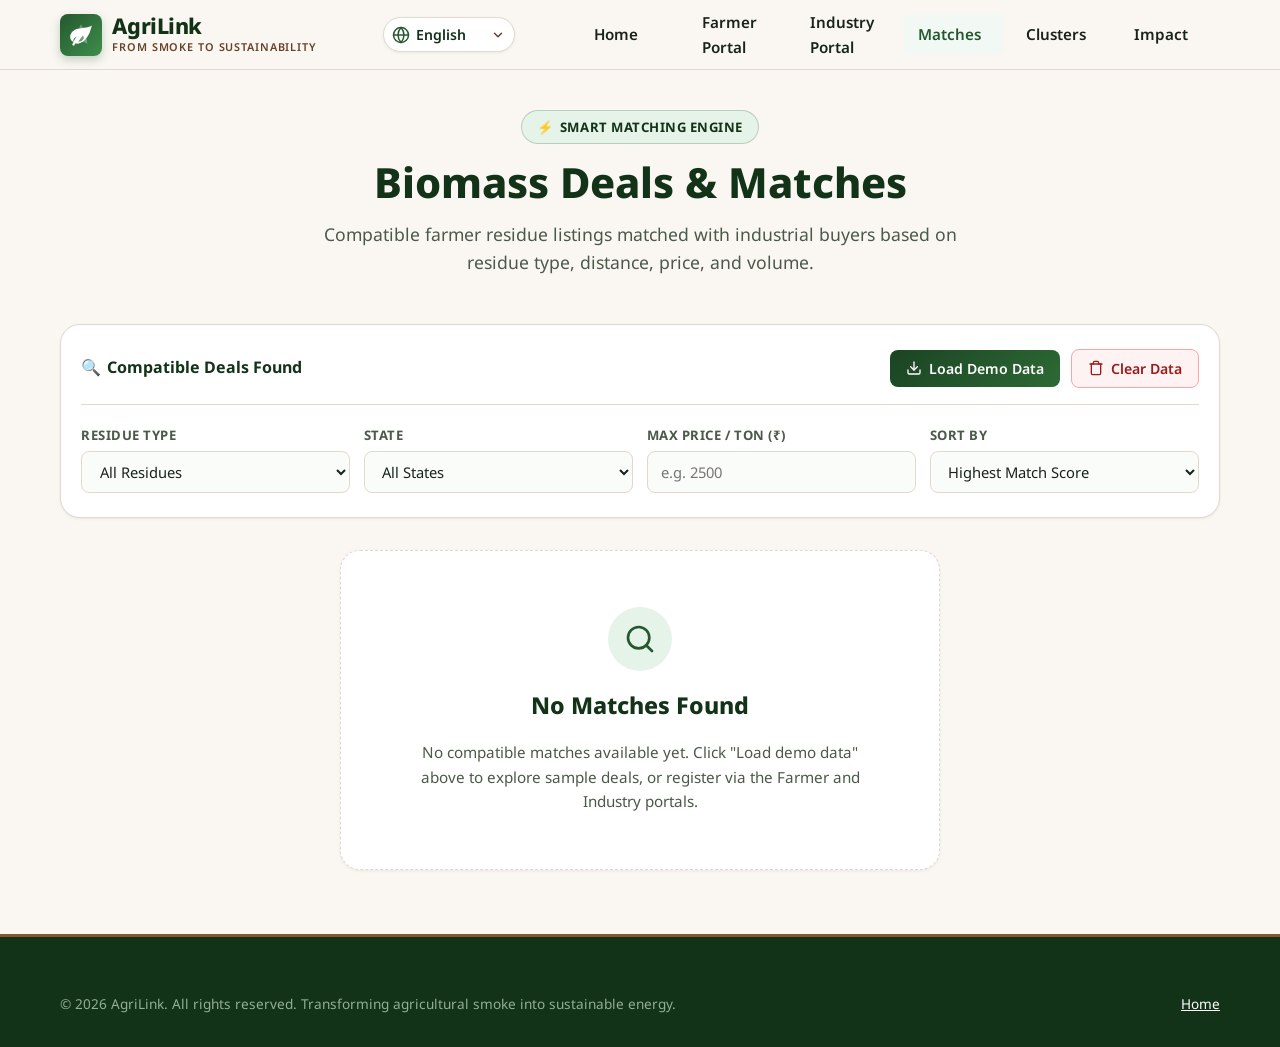
<file: matches.html>
<!DOCTYPE html>
<html lang="en">
<head>
  <meta charset="UTF-8">
  <meta name="viewport" content="width=device-width, initial-scale=1.0">
  <meta name="description" content="AgriLink Matches Portal - Connect compatible farmers with industrial biomass buyers based on residue, distance, and price.">
  <meta name="theme-color" content="#1B4323">
  <title>Biomass Deals & Matches - AgriLink</title>

  <!-- Google Fonts: Multi-Script Noto Sans Stack -->
  <link rel="preconnect" href="https://fonts.googleapis.com">
  <link rel="preconnect" href="https://fonts.gstatic.com" crossorigin>
  <link href="https://fonts.googleapis.com/css2?family=Noto+Sans:ital,wght@0,400;0,500;0,600;0,700;0,800;1,400&family=Noto+Sans+Devanagari:wght@400;500;600;700;800&family=Noto+Sans+Kannada:wght@400;500;600;700;800&family=Noto+Sans+Malayalam:wght@400;500;600;700;800&family=Noto+Sans+Tamil:wght@400;500;600;700;800&family=Noto+Sans+Telugu:wght@400;500;600;700;800&display=swap" rel="stylesheet">

  <!-- Core Stylesheet -->
  <link rel="stylesheet" href="css/style.css">
</head>
<body>

  <!-- Site Header -->
  <header class="site-header" role="banner">
    <div class="navbar-container">
      <a href="index.html" class="brand-link" aria-label="AgriLink Home">
        <div class="brand-icon">
          <svg viewBox="0 0 24 24" aria-hidden="true">
            <path d="M12 2L15 8L21 9L17 14L18 20L12 17L6 20L7 14L3 9L9 8L12 2Z" opacity="0.3"></path>
            <path d="M17 8C8 10 5.9 16.17 3.82 21.34L5.71 22l1-2.3A4.49 4.49 0 0 0 8 20C19 20 22 3 22 3c-1 2-8 2.25-13 3.25S2 11.5 2 13.5a5.52 5.52 0 0 0 3 4.88V17c0-2.5 4.5-5 7-5 1.5 0 2.5 1 2.5 2.5 0 2-2.5 3.5-5 3.5"></path>
          </svg>
        </div>
        <div class="brand-text-group">
          <span class="brand-title" data-i18n="nav.brand">AgriLink</span>
          <span class="brand-subtitle" data-i18n="nav.tagline_short">From Smoke to Sustainability</span>
        </div>
      </a>

      <!-- Header Actions -->
      <div class="header-actions">
        <div class="lang-selector-wrap" title="Change Language">
          <svg class="lang-icon" viewBox="0 0 24 24" fill="none" stroke="currentColor" stroke-width="2" stroke-linecap="round" stroke-linejoin="round" aria-hidden="true">
            <circle cx="12" cy="12" r="10"></circle>
            <line x1="2" y1="12" x2="22" y2="12"></line>
            <path d="M12 2a15.3 15.3 0 0 1 4 10 15.3 15.3 0 0 1-4 10 15.3 15.3 0 0 1-4-10 15.3 15.3 0 0 1 4-10z"></path>
          </svg>
          <select id="lang-select" class="lang-select" aria-label="Select Language" data-i18n-aria-label="nav.select_lang">
            <option value="en">English</option>
            <option value="hi">हिन्दी</option>
            <option value="te">తెలుగు</option>
            <option value="kn">ಕನ್ನಡ</option>
            <option value="ta">தமிழ்</option>
            <option value="ml">മലയാളം</option>
          </select>
          <svg class="lang-chevron" viewBox="0 0 24 24" fill="none" stroke="currentColor" stroke-width="2.5" stroke-linecap="round" stroke-linejoin="round" aria-hidden="true">
            <polyline points="6 9 12 15 18 9"></polyline>
          </svg>
        </div>

        <button class="nav-toggle" aria-label="Toggle navigation menu" aria-expanded="false" aria-controls="primary-nav">
          <span class="bar"></span>
          <span class="bar"></span>
          <span class="bar"></span>
        </button>
      </div>

      <div class="nav-overlay" aria-hidden="true"></div>

      <!-- Navigation Menu -->
      <nav id="primary-nav" class="nav-menu" role="navigation" aria-label="Main menu">
        <ul class="nav-list">
          <li class="nav-item">
            <a href="index.html" class="nav-link" data-i18n="nav.home">Home</a>
          </li>
          <li class="nav-item">
            <a href="farmer.html" class="nav-link" data-i18n="nav.farmer_portal">Farmer Portal</a>
          </li>
          <li class="nav-item">
            <a href="industry.html" class="nav-link" data-i18n="nav.industry_portal">Industry Portal</a>
          </li>
          <li class="nav-item">
            <a href="matches.html" class="nav-link nav-link-portal active" data-i18n="nav.matches">Matches</a>
          </li>
          <li class="nav-item">
            <a href="clusters.html" class="nav-link nav-link-portal" data-i18n="nav.clusters">Clusters</a>
          </li>
          <li class="nav-item">
            <a href="impact.html" class="nav-link nav-link-portal" data-i18n="nav.impact">Impact</a>
          </li>
        </ul>
      </nav>
    </div>
  </header>

  <!-- Matches Content -->
  <main class="container">
    
    <!-- Page Header -->
    <div class="portal-page-header">
      <div class="portal-hero-badge farmer">
        <span>⚡</span>
        <span data-i18n="matches.badge">Smart Matching Engine</span>
      </div>
      <h1 class="portal-page-title" data-i18n="matches.title">Biomass Deals & Matches</h1>
      <p class="portal-page-desc" data-i18n="matches.subtitle">
        Compatible farmer residue listings matched with industrial buyers based on residue type, distance, price, and volume.
      </p>
    </div>

    <!-- Controls Bar: Actions & Filters -->
    <div class="matches-controls-bar">
      
      <!-- Top Action Row -->
      <div class="matches-actions-row">
        <div class="matches-count-label">
          <span>🔍</span>
          <span id="matches-count-badge" data-i18n="matches.count">Compatible Deals Found</span>
        </div>

        <div class="matches-btn-group">
          <!-- Load Demo Data Button -->
          <button id="btn-load-demo" class="btn-action primary">
            <svg viewBox="0 0 24 24" fill="none" stroke="currentColor" stroke-width="2" stroke-linecap="round" stroke-linejoin="round" aria-hidden="true">
              <path d="M21 15v4a2 2 0 0 1-2 2H5a2 2 0 0 1-2-2v-4"></path>
              <polyline points="7 10 12 15 17 10"></polyline>
              <line x1="12" y1="15" x2="12" y2="3"></line>
            </svg>
            <span data-i18n="matches.load_demo">Load Demo Data</span>
          </button>

          <!-- Clear Data Button -->
          <button id="btn-clear-data" class="btn-action danger">
            <svg viewBox="0 0 24 24" fill="none" stroke="currentColor" stroke-width="2" stroke-linecap="round" stroke-linejoin="round" aria-hidden="true">
              <polyline points="3 6 5 6 21 6"></polyline>
              <path d="M19 6v14a2 2 0 0 1-2 2H7a2 2 0 0 1-2-2V6m3 0V4a2 2 0 0 1 2-2h4a2 2 0 0 1 2 2v2"></path>
            </svg>
            <span data-i18n="matches.clear_data">Clear Data</span>
          </button>
        </div>
      </div>

      <!-- Filters & Sorting Grid -->
      <div class="matches-filters-grid">
        
        <!-- Filter: Residue Type -->
        <div class="filter-item">
          <label for="filter-residue" class="filter-label" data-i18n="matches.filter_residue">Residue Type</label>
          <select id="filter-residue" class="filter-control">
            <option value="" data-i18n="matches.all_residues">All Residues</option>
            <option value="paddy_straw" data-i18n="residue.paddy_straw">Paddy Straw</option>
            <option value="wheat_straw" data-i18n="residue.wheat_straw">Wheat Straw</option>
            <option value="sugarcane_bagasse" data-i18n="residue.sugarcane_bagasse">Sugarcane Bagasse</option>
            <option value="maize_stalk" data-i18n="residue.maize_stalk">Maize Stalk</option>
            <option value="cotton_stalk" data-i18n="residue.cotton_stalk">Cotton Stalk</option>
          </select>
        </div>

        <!-- Filter: State -->
        <div class="filter-item">
          <label for="filter-state" class="filter-label" data-i18n="matches.filter_state">State</label>
          <select id="filter-state" class="filter-control">
            <option value="" data-i18n="matches.all_states">All States</option>
          </select>
        </div>

        <!-- Filter: Max Price -->
        <div class="filter-item">
          <label for="filter-max-price" class="filter-label" data-i18n="matches.filter_max_price">Max Price / Ton (₹)</label>
          <input type="number" id="filter-max-price" class="filter-control" placeholder="e.g. 2500" min="500" step="100">
        </div>

        <!-- Sorting -->
        <div class="filter-item">
          <label for="sort-matches" class="filter-label" data-i18n="matches.sort_by">Sort By</label>
          <select id="sort-matches" class="filter-control">
            <option value="score" data-i18n="matches.sort_score">Highest Match Score</option>
            <option value="distance" data-i18n="matches.sort_distance">Shortest Distance</option>
            <option value="price" data-i18n="matches.sort_price">Lowest Price / Ton</option>
          </select>
        </div>

      </div>
    </div>

    <!-- Empty State (Shown initially when no matches or data exist) -->
    <div id="matches-empty-state" class="matches-empty-state">
      <div class="empty-icon">
        <svg viewBox="0 0 24 24" fill="none" stroke="currentColor" stroke-width="2" stroke-linecap="round" stroke-linejoin="round" aria-hidden="true">
          <circle cx="11" cy="11" r="8"></circle>
          <line x1="21" y1="21" x2="16.65" y2="16.65"></line>
        </svg>
      </div>
      <h3 class="empty-title" data-i18n="matches.empty_title">No Matches Found</h3>
      <p class="empty-desc" data-i18n="matches.empty_desc">
        No compatible matches available yet. Click "Load demo data" above to explore sample deals, or register via the Farmer and Industry portals.
      </p>
    </div>

    <!-- Content Wrap (Holds Table for Desktop & Cards for Mobile) -->
    <div id="matches-content-wrap" style="display: none;">
      
      <!-- Desktop Table -->
      <div class="matches-table-wrap">
        <table class="matches-table" aria-label="Biomass Matches Table">
          <thead>
            <tr>
              <th data-i18n="matches.col_farmer">Farmer</th>
              <th data-i18n="matches.col_industry">Industry Buyer</th>
              <th data-i18n="matches.col_residue">Residue</th>
              <th data-i18n="matches.col_qty">Quantity</th>
              <th data-i18n="matches.col_distance">Distance</th>
              <th data-i18n="matches.col_farmer_ask">Farmer Ask</th>
              <th data-i18n="matches.col_industry_offer">Industry Offer</th>
              <th data-i18n="matches.col_gap">Price Margin</th>
              <th data-i18n="matches.col_score">Match Score</th>
              <th data-i18n="matches.col_action">Action</th>
            </tr>
          </thead>
          <tbody id="matches-table-body">
            <!-- Dynamically populated -->
          </tbody>
        </table>
      </div>

      <!-- Mobile Match Cards -->
      <div id="matches-cards-list" class="matches-cards-list">
        <!-- Dynamically populated -->
      </div>
      <!-- Demo Action Controls Bar -->
      <div class="demo-controls-bar">
        <span class="demo-controls-label" data-i18n="demo.load_btn">Demo Mode</span>
        <div class="demo-btn-group">
          <button id="btn-demo-mode" class="btn btn-secondary btn-sm">
            <span>⚡</span>
            <span data-i18n="demo.load_btn">Demo mode</span>
          </button>
          <button id="btn-reset-demo" class="btn btn-outline btn-sm">
            <span>↺</span>
            <span data-i18n="demo.reset_btn">Reset demo</span>
          </button>
        </div>
      </div>

    </div>

  </main>

  <!-- Score Breakdown Modal -->
  <div id="score-modal" class="modal-overlay" role="dialog" aria-modal="true" aria-labelledby="score-modal-title">
    <div class="modal-dialog">
      <div class="modal-header">
        <h3 id="score-modal-title" class="modal-title" data-i18n="matches.score_breakdown_title">Match Score Breakdown</h3>
        <button id="btn-close-score-modal" class="btn-modal-close" aria-label="Close modal">&times;</button>
      </div>
      <div id="score-breakdown-content">
        <!-- Populated via js/matches.js -->
      </div>
    </div>
  </div>

  <!-- Booking Confirmation Modal -->
  <div id="booking-modal" class="modal-overlay" role="dialog" aria-modal="true" aria-labelledby="booking-modal-title">
    <div class="modal-dialog">
      <div class="modal-header">
        <h3 id="booking-modal-title" class="modal-title" data-i18n="matches.modal_title">Confirm Biomass Booking</h3>
        <button id="btn-close-booking-modal" class="btn-modal-close" aria-label="Close modal">&times;</button>
      </div>
      <p style="font-size:0.92rem; color:var(--text-muted); margin-bottom:1rem;" data-i18n="matches.modal_desc">
        Submit a deal proposal between this farmer and industry buyer. Both parties will be notified for confirmation.
      </p>
      <div id="booking-summary" class="modal-summary-grid">
        <!-- Populated via js/matches.js -->
      </div>
      <div class="modal-actions">
        <button id="btn-cancel-booking" class="btn-action" data-i18n="matches.modal_cancel">Cancel</button>
        <button id="btn-confirm-booking" class="btn-action primary" data-i18n="matches.modal_confirm">Confirm Booking</button>
      </div>
    </div>
  </div>

  <!-- Site Footer -->
  <footer class="site-footer" role="contentinfo">
    <div class="container">
      <div class="footer-bottom" style="border: none; padding-top: 0;">
        <p>&copy; 2026 AgriLink. <span data-i18n="footer.rights">All rights reserved. Transforming agricultural smoke into sustainable energy.</span></p>
        <p><a href="index.html" style="color: #fff; text-decoration: underline;" data-i18n="nav.home">Home</a></p>
      </div>
    </div>
  </footer>

  <!-- Scripts -->
  <script src="js/i18n.js"></script>
  <script src="js/api.js"></script>
  <script src="js/matches.js"></script>
  <script src="js/main.js"></script>
</body>
</html>
</file>
<file: css/style.css>
/* ==========================================================================
   AgriLink - Mobile-First Design System
   Palette: Forest Greens & Rich Earth Tones
   Typography: Google Noto Sans (Multi-Script: Devanagari, Telugu, Kannada, Tamil, Malayalam)
   ========================================================================== */

/* --------------------------------------------------------------------------
   1. CSS Custom Properties / Design Tokens
   -------------------------------------------------------------------------- */
:root {
  /* Green Spectrum */
  --green-900: #133319;
  --green-800: #1B4323;
  --green-700: #25582F;
  --green-600: #2D6A35;
  --green-500: #3E8E4C;
  --green-400: #5DB16C;
  --green-100: #E6F3E8;
  --green-50:  #F2F8F3;

  /* Earth & Harvest Tones */
  --earth-900: #382013;
  --earth-800: #4E2E1C;
  --earth-700: #683F27;
  --earth-600: #885434;
  --earth-500: #A86B43;
  --earth-200: #EADBCE;
  --earth-100: #F4ECE4;
  --earth-50:  #FAF6F1;

  /* Harvest Amber & Sun */
  --amber-700: #B45309;
  --amber-600: #D97706;
  --amber-500: #F59E0B;
  --amber-100: #FEF3C7;
  --amber-50:  #FFFBEB;

  /* Base Neutral & Surfaces */
  --bg-page: #FAF7F2;
  --bg-surface: #FFFFFF;
  --bg-surface-elevated: #FFFFFF;
  --bg-surface-alt: #F3EDE3;
  --text-main: #182319;
  --text-muted: #4B5949;
  --text-inverse: #FFFFFF;
  --border-light: #E2D9CC;
  --border-accent: #2D6A35;

  /* Typography Stack */
  --font-family-base: 'Noto Sans', 'Noto Sans Devanagari', 'Noto Sans Telugu', 
                      'Noto Sans Kannada', 'Noto Sans Tamil', 'Noto Sans Malayalam', 
                      -apple-system, BlinkMacSystemFont, 'Segoe UI', Roboto, sans-serif;

  /* Elevations & Shadows */
  --shadow-sm: 0 1px 3px rgba(33, 49, 34, 0.08);
  --shadow-md: 0 4px 14px rgba(33, 49, 34, 0.10);
  --shadow-lg: 0 10px 28px rgba(33, 49, 34, 0.12);
  --shadow-farmer: 0 8px 24px rgba(45, 106, 53, 0.28);
  --shadow-industry: 0 8px 24px rgba(180, 83, 9, 0.26);

  /* Layout & Transitions */
  --radius-sm: 8px;
  --radius-md: 14px;
  --radius-lg: 20px;
  --radius-pill: 9999px;
  --nav-height: 70px;
  --transition-fast: 0.2s cubic-bezier(0.4, 0, 0.2, 1);
  --transition-smooth: 0.3s cubic-bezier(0.16, 1, 0.3, 1);
}

/* --------------------------------------------------------------------------
   2. Reset & Base Styles
   -------------------------------------------------------------------------- */
*, *::before, *::after {
  box-sizing: border-box;
  margin: 0;
  padding: 0;
}

html {
  font-size: 16px;
  scroll-behavior: smooth;
  -webkit-text-size-adjust: 100%;
}

body {
  font-family: var(--font-family-base);
  background-color: var(--bg-page);
  color: var(--text-main);
  line-height: 1.6;
  min-height: 100vh;
  display: flex;
  flex-direction: column;
  overflow-x: hidden;
}

img, svg {
  display: block;
  max-width: 100%;
}

a {
  color: inherit;
  text-decoration: none;
}

button, select {
  font-family: inherit;
  font-size: inherit;
}

.container {
  width: 100%;
  max-width: 1200px;
  margin: 0 auto;
  padding: 0 1.25rem;
}

/* --------------------------------------------------------------------------
   3. Header & Navigation (Mobile-First)
   -------------------------------------------------------------------------- */
.site-header {
  position: sticky;
  top: 0;
  z-index: 1000;
  background-color: rgba(250, 247, 242, 0.95);
  backdrop-filter: blur(10px);
  -webkit-backdrop-filter: blur(10px);
  border-bottom: 1px solid var(--border-light);
  height: var(--nav-height);
  display: flex;
  align-items: center;
  transition: box-shadow var(--transition-fast);
}

.site-header.scrolled {
  box-shadow: var(--shadow-sm);
}

.navbar-container {
  display: flex;
  align-items: center;
  justify-content: space-between;
  width: 100%;
  max-width: 1200px;
  margin: 0 auto;
  padding: 0 1.25rem;
}

/* Brand Logo */
.brand-link {
  display: flex;
  align-items: center;
  gap: 0.65rem;
  z-index: 1010;
}

.brand-icon {
  width: 42px;
  height: 42px;
  border-radius: var(--radius-sm);
  background: linear-gradient(135deg, var(--green-700), var(--green-500));
  display: flex;
  align-items: center;
  justify-content: center;
  color: #fff;
  box-shadow: 0 4px 10px rgba(37, 88, 47, 0.25);
  flex-shrink: 0;
}

.brand-icon svg {
  width: 26px;
  height: 26px;
  fill: currentColor;
}

.brand-text-group {
  display: flex;
  flex-direction: column;
}

.brand-title {
  font-size: 1.35rem;
  font-weight: 800;
  color: var(--green-900);
  line-height: 1.1;
  letter-spacing: -0.02em;
}

.brand-subtitle {
  font-size: 0.68rem;
  text-transform: uppercase;
  letter-spacing: 0.08em;
  color: var(--earth-700);
  font-weight: 600;
}

/* Nav Actions (Language Dropdown & Burger) */
.header-actions {
  display: flex;
  align-items: center;
  gap: 0.65rem;
}

/* Language Selector Dropdown */
.lang-selector-wrap {
  position: relative;
  display: inline-flex;
  align-items: center;
  background-color: var(--bg-surface);
  border: 1.5px solid var(--border-light);
  border-radius: var(--radius-pill);
  padding: 0 0.6rem 0 0.5rem;
  transition: all var(--transition-fast);
  box-shadow: var(--shadow-sm);
}

.lang-selector-wrap:hover,
.lang-selector-wrap:focus-within {
  border-color: var(--green-600);
  box-shadow: 0 0 0 3px rgba(45, 106, 53, 0.15);
}

.lang-icon {
  width: 18px;
  height: 18px;
  color: var(--green-700);
  pointer-events: none;
  flex-shrink: 0;
}

.lang-select {
  appearance: none;
  -webkit-appearance: none;
  background: transparent;
  border: none;
  padding: 0.45rem 1.4rem 0.45rem 0.4rem;
  font-size: 0.88rem;
  font-weight: 600;
  color: var(--green-900);
  cursor: pointer;
  outline: none;
}

.lang-chevron {
  position: absolute;
  right: 0.55rem;
  width: 14px;
  height: 14px;
  pointer-events: none;
  color: var(--earth-700);
}

/* Hamburger Toggle Button */
.nav-toggle {
  display: flex;
  flex-direction: column;
  justify-content: center;
  align-items: center;
  gap: 5px;
  width: 42px;
  height: 42px;
  background: var(--bg-surface);
  border: 1.5px solid var(--border-light);
  border-radius: var(--radius-sm);
  cursor: pointer;
  padding: 8px;
  z-index: 1010;
  transition: all var(--transition-fast);
}

.nav-toggle:hover {
  background-color: var(--earth-100);
  border-color: var(--earth-500);
}

.nav-toggle .bar {
  width: 22px;
  height: 2.5px;
  background-color: var(--green-900);
  border-radius: 2px;
  transition: transform var(--transition-fast), opacity var(--transition-fast);
}

.nav-toggle.open .bar:nth-child(1) {
  transform: translateY(7.5px) rotate(45deg);
}

.nav-toggle.open .bar:nth-child(2) {
  opacity: 0;
}

.nav-toggle.open .bar:nth-child(3) {
  transform: translateY(-7.5px) rotate(-45deg);
}

/* Nav Menu (Mobile Drawer) */
.nav-menu {
  position: fixed;
  top: 0;
  right: -100%;
  width: 82%;
  max-width: 340px;
  height: 100vh;
  background-color: var(--bg-surface);
  box-shadow: -6px 0 24px rgba(0, 0, 0, 0.15);
  display: flex;
  flex-direction: column;
  padding: 5.5rem 1.75rem 2rem;
  transition: right var(--transition-smooth);
  z-index: 1005;
  overflow-y: auto;
}

.nav-menu.open {
  right: 0;
}

.nav-overlay {
  position: fixed;
  top: 0;
  left: 0;
  width: 100vw;
  height: 100vh;
  background: rgba(19, 51, 25, 0.45);
  backdrop-filter: blur(2px);
  z-index: 1002;
  opacity: 0;
  pointer-events: none;
  transition: opacity var(--transition-fast);
}

.nav-overlay.open {
  opacity: 1;
  pointer-events: auto;
}

.nav-list {
  list-style: none;
  display: flex;
  flex-direction: column;
  gap: 0.5rem;
}

.nav-item {
  width: 100%;
}

.nav-link {
  display: flex;
  align-items: center;
  padding: 0.85rem 1rem;
  font-size: 1.05rem;
  font-weight: 600;
  color: var(--text-main);
  border-radius: var(--radius-sm);
  transition: background-color var(--transition-fast), color var(--transition-fast);
}

.nav-link:hover,
.nav-link.active {
  background-color: var(--green-50);
  color: var(--green-700);
}

.nav-link-portal {
  margin-top: 0.5rem;
  border: 1px dashed var(--border-light);
}

/* --------------------------------------------------------------------------
   4. Hero Section
   -------------------------------------------------------------------------- */
.hero-section {
  position: relative;
  padding: 2.75rem 0 4rem;
  overflow: hidden;
  background: radial-gradient(circle at 10% 20%, rgba(230, 243, 232, 0.7) 0%, transparent 60%),
              radial-gradient(circle at 90% 80%, rgba(254, 243, 199, 0.5) 0%, transparent 50%),
              var(--bg-page);
}

.hero-section::before {
  content: "";
  position: absolute;
  top: -80px;
  right: -80px;
  width: 280px;
  height: 280px;
  border-radius: 50%;
  background: rgba(93, 177, 108, 0.12);
  filter: blur(50px);
  pointer-events: none;
}

.hero-content {
  display: flex;
  flex-direction: column;
  align-items: center;
  text-align: center;
}

/* Badge */
.hero-badge {
  display: inline-flex;
  align-items: center;
  gap: 0.5rem;
  padding: 0.35rem 0.95rem;
  background-color: var(--green-100);
  color: var(--green-800);
  border: 1px solid rgba(45, 106, 53, 0.25);
  border-radius: var(--radius-pill);
  font-size: 0.82rem;
  font-weight: 700;
  letter-spacing: 0.02em;
  margin-bottom: 1.25rem;
  box-shadow: 0 2px 6px rgba(45, 106, 53, 0.08);
}

.badge-pulse {
  width: 8px;
  height: 8px;
  background-color: var(--green-600);
  border-radius: 50%;
  display: inline-block;
  box-shadow: 0 0 0 0 rgba(45, 106, 53, 0.7);
  animation: pulse-green 2s infinite;
}

@keyframes pulse-green {
  0% { transform: scale(0.95); box-shadow: 0 0 0 0 rgba(45, 106, 53, 0.6); }
  70% { transform: scale(1); box-shadow: 0 0 0 8px rgba(45, 106, 53, 0); }
  100% { transform: scale(0.95); box-shadow: 0 0 0 0 rgba(45, 106, 53, 0); }
}

/* Hero Typography */
.hero-title {
  font-size: clamp(2.3rem, 7vw, 3.8rem);
  font-weight: 800;
  line-height: 1.1;
  color: var(--green-900);
  margin-bottom: 0.75rem;
  letter-spacing: -0.03em;
}

.hero-tagline-wrap {
  margin-bottom: 1.25rem;
}

.hero-tagline {
  font-size: clamp(1.4rem, 4.5vw, 2.2rem);
  font-weight: 800;
  background: linear-gradient(120deg, var(--earth-800), var(--green-700), var(--amber-700));
  -webkit-background-clip: text;
  -webkit-text-fill-color: transparent;
  line-height: 1.25;
}

.hero-description {
  font-size: clamp(1rem, 2.8vw, 1.18rem);
  color: var(--text-muted);
  max-width: 680px;
  margin: 0 auto 2.5rem;
  line-height: 1.65;
}

/* --------------------------------------------------------------------------
   5. Dual Large Action Buttons (Farmer & Industry)
   -------------------------------------------------------------------------- */
.hero-actions {
  width: 100%;
  display: grid;
  grid-template-columns: 1fr;
  gap: 1.25rem;
  margin-bottom: 2.5rem;
}

.btn-portal {
  position: relative;
  display: flex;
  align-items: center;
  justify-content: flex-start;
  gap: 1.1rem;
  padding: 1.25rem 1.4rem;
  border-radius: var(--radius-lg);
  color: #ffffff;
  min-height: 90px;
  text-align: left;
  transition: transform var(--transition-fast), box-shadow var(--transition-fast), filter var(--transition-fast);
  cursor: pointer;
  overflow: hidden;
  user-select: none;
  -webkit-tap-highlight-color: transparent;
}

.btn-portal:active {
  transform: scale(0.98);
}

/* Farmer Button Styling */
.btn-farmer {
  background: linear-gradient(135deg, var(--green-800) 0%, var(--green-600) 65%, var(--green-500) 100%);
  border: 2px solid rgba(255, 255, 255, 0.2);
  box-shadow: var(--shadow-farmer);
}

.btn-farmer:hover {
  transform: translateY(-3px);
  box-shadow: 0 12px 30px rgba(37, 88, 47, 0.38);
  filter: brightness(1.04);
}

.btn-farmer::after {
  content: "";
  position: absolute;
  top: 0;
  right: 0;
  width: 120px;
  height: 100%;
  background: radial-gradient(circle at 100% 50%, rgba(255, 255, 255, 0.15), transparent 70%);
  pointer-events: none;
}

/* Industry Button Styling */
.btn-industry {
  background: linear-gradient(135deg, var(--earth-800) 0%, var(--earth-700) 40%, var(--amber-700) 100%);
  border: 2px solid rgba(255, 255, 255, 0.2);
  box-shadow: var(--shadow-industry);
}

.btn-industry:hover {
  transform: translateY(-3px);
  box-shadow: 0 12px 30px rgba(180, 83, 9, 0.36);
  filter: brightness(1.04);
}

.btn-industry::after {
  content: "";
  position: absolute;
  top: 0;
  right: 0;
  width: 120px;
  height: 100%;
  background: radial-gradient(circle at 100% 50%, rgba(255, 255, 255, 0.15), transparent 70%);
  pointer-events: none;
}

/* Portal Button Inner Layout */
.btn-portal-icon {
  width: 52px;
  height: 52px;
  border-radius: var(--radius-md);
  background-color: rgba(255, 255, 255, 0.18);
  backdrop-filter: blur(4px);
  display: flex;
  align-items: center;
  justify-content: center;
  flex-shrink: 0;
  color: #fff;
  border: 1px solid rgba(255, 255, 255, 0.25);
}

.btn-portal-icon svg {
  width: 30px;
  height: 30px;
  fill: currentColor;
}

.btn-portal-text {
  display: flex;
  flex-direction: column;
  flex-grow: 1;
}

.btn-portal-tag {
  font-size: 0.76rem;
  font-weight: 700;
  text-transform: uppercase;
  letter-spacing: 0.08em;
  opacity: 0.88;
  margin-bottom: 2px;
}

.btn-portal-title {
  font-size: 1.25rem;
  font-weight: 800;
  line-height: 1.2;
}

.btn-portal-sub {
  font-size: 0.85rem;
  opacity: 0.92;
  margin-top: 3px;
  font-weight: 500;
}

.btn-portal-arrow {
  width: 28px;
  height: 28px;
  display: flex;
  align-items: center;
  justify-content: center;
  color: rgba(255, 255, 255, 0.7);
  transition: transform var(--transition-fast), color var(--transition-fast);
  flex-shrink: 0;
}

.btn-portal:hover .btn-portal-arrow {
  transform: translateX(4px);
  color: #fff;
}

/* Quick Trust Indicators below hero */
.hero-trust-bar {
  display: flex;
  flex-wrap: wrap;
  align-items: center;
  justify-content: center;
  gap: 1rem 1.75rem;
  padding-top: 0.5rem;
  color: var(--earth-700);
  font-size: 0.85rem;
  font-weight: 600;
}

.trust-item {
  display: flex;
  align-items: center;
  gap: 0.45rem;
}

.trust-item svg {
  width: 18px;
  height: 18px;
  color: var(--green-600);
  flex-shrink: 0;
}

/* --------------------------------------------------------------------------
   6. Key Metrics / Live Impact Counters
   -------------------------------------------------------------------------- */
.metrics-section {
  padding: 3rem 0;
  background-color: var(--bg-surface-alt);
  border-top: 1px solid var(--border-light);
  border-bottom: 1px solid var(--border-light);
}

.metrics-grid {
  display: grid;
  grid-template-columns: 1fr;
  gap: 1.25rem;
}

.metric-card {
  background-color: var(--bg-surface);
  border: 1px solid var(--border-light);
  border-radius: var(--radius-md);
  padding: 1.5rem;
  text-align: center;
  box-shadow: var(--shadow-sm);
  transition: transform var(--transition-fast);
}

.metric-card:hover {
  transform: translateY(-2px);
}

.metric-value {
  font-size: 2.2rem;
  font-weight: 800;
  color: var(--green-800);
  line-height: 1.1;
  margin-bottom: 0.35rem;
}

.metric-value.amber {
  color: var(--amber-700);
}

.metric-value.earth {
  color: var(--earth-700);
}

.metric-label {
  font-size: 0.95rem;
  font-weight: 700;
  color: var(--text-main);
  margin-bottom: 0.25rem;
}

.metric-sub {
  font-size: 0.8rem;
  color: var(--text-muted);
}

/* --------------------------------------------------------------------------
   7. How It Works (Circular Solution)
   -------------------------------------------------------------------------- */
.workflow-section {
  padding: 4rem 0;
  background-color: var(--bg-page);
}

.section-header {
  text-align: center;
  max-width: 650px;
  margin: 0 auto 2.5rem;
}

.section-tag {
  display: inline-block;
  font-size: 0.8rem;
  font-weight: 700;
  text-transform: uppercase;
  letter-spacing: 0.08em;
  color: var(--green-700);
  background-color: var(--green-100);
  padding: 0.25rem 0.8rem;
  border-radius: var(--radius-pill);
  margin-bottom: 0.65rem;
}

.section-title {
  font-size: clamp(1.6rem, 4vw, 2.4rem);
  font-weight: 800;
  color: var(--green-900);
  line-height: 1.2;
  margin-bottom: 0.75rem;
}

.section-desc {
  font-size: 1rem;
  color: var(--text-muted);
}

.workflow-grid {
  display: grid;
  grid-template-columns: 1fr;
  gap: 1.5rem;
}

.workflow-card {
  background-color: var(--bg-surface);
  border: 1px solid var(--border-light);
  border-radius: var(--radius-lg);
  padding: 1.75rem 1.5rem;
  position: relative;
  box-shadow: var(--shadow-sm);
  display: flex;
  flex-direction: column;
  gap: 1rem;
}

.workflow-card-step {
  position: absolute;
  top: 1.25rem;
  right: 1.25rem;
  font-size: 2rem;
  font-weight: 900;
  color: rgba(45, 106, 53, 0.12);
  line-height: 1;
}

.workflow-icon {
  width: 52px;
  height: 52px;
  border-radius: var(--radius-md);
  background-color: var(--green-100);
  color: var(--green-700);
  display: flex;
  align-items: center;
  justify-content: center;
}

.workflow-icon svg {
  width: 28px;
  height: 28px;
}

.workflow-card:nth-child(2) .workflow-icon {
  background-color: var(--earth-100);
  color: var(--earth-700);
}

.workflow-card:nth-child(3) .workflow-icon {
  background-color: var(--amber-100);
  color: var(--amber-700);
}

.workflow-card-title {
  font-size: 1.2rem;
  font-weight: 700;
  color: var(--green-900);
}

.workflow-card-desc {
  font-size: 0.92rem;
  color: var(--text-muted);
  line-height: 1.55;
}

/* --------------------------------------------------------------------------
   8. Dual Portal Highlights (Farmer & Industry Feature Previews)
   -------------------------------------------------------------------------- */
.portals-section {
  padding: 3.5rem 0 5rem;
  background: linear-gradient(180deg, var(--bg-page) 0%, var(--bg-surface-alt) 100%);
}

.portals-grid {
  display: grid;
  grid-template-columns: 1fr;
  gap: 2rem;
}

.portal-box {
  background-color: var(--bg-surface);
  border-radius: var(--radius-lg);
  padding: 2rem 1.75rem;
  box-shadow: var(--shadow-md);
  display: flex;
  flex-direction: column;
  justify-content: space-between;
  border-top: 6px solid var(--green-600);
}

.portal-box.industry-box {
  border-top-color: var(--amber-600);
}

.portal-box-header {
  margin-bottom: 1.5rem;
}

.portal-badge {
  display: inline-block;
  font-size: 0.75rem;
  font-weight: 700;
  text-transform: uppercase;
  padding: 0.25rem 0.65rem;
  border-radius: var(--radius-pill);
  margin-bottom: 0.75rem;
}

.portal-box.farmer-box .portal-badge {
  background-color: var(--green-100);
  color: var(--green-800);
}

.portal-box.industry-box .portal-badge {
  background-color: var(--amber-100);
  color: var(--amber-700);
}

.portal-box-title {
  font-size: 1.45rem;
  font-weight: 800;
  color: var(--text-main);
  margin-bottom: 0.5rem;
}

.portal-box-desc {
  font-size: 0.95rem;
  color: var(--text-muted);
  line-height: 1.55;
}

.portal-features-list {
  list-style: none;
  display: flex;
  flex-direction: column;
  gap: 0.85rem;
  margin-bottom: 2rem;
}

.portal-feature-item {
  display: flex;
  align-items: flex-start;
  gap: 0.75rem;
  font-size: 0.92rem;
  color: var(--text-main);
}

.feature-check {
  width: 20px;
  height: 20px;
  border-radius: 50%;
  background-color: var(--green-100);
  color: var(--green-700);
  display: flex;
  align-items: center;
  justify-content: center;
  flex-shrink: 0;
  margin-top: 2px;
}

.feature-check svg {
  width: 12px;
  height: 12px;
  stroke-width: 3;
}

.portal-box.industry-box .feature-check {
  background-color: var(--amber-100);
  color: var(--amber-700);
}

.portal-box-cta {
  width: 100%;
  display: inline-flex;
  align-items: center;
  justify-content: center;
  gap: 0.5rem;
  padding: 0.95rem 1.5rem;
  border-radius: var(--radius-md);
  font-weight: 700;
  font-size: 1rem;
  transition: all var(--transition-fast);
}

.farmer-box .portal-box-cta {
  background-color: var(--green-700);
  color: #fff;
}

.farmer-box .portal-box-cta:hover {
  background-color: var(--green-800);
  transform: translateY(-2px);
}

.industry-box .portal-box-cta {
  background-color: var(--earth-800);
  color: #fff;
}

.industry-box .portal-box-cta:hover {
  background-color: var(--earth-900);
  transform: translateY(-2px);
}

/* --------------------------------------------------------------------------
   9. Footer
   -------------------------------------------------------------------------- */
.site-footer {
  margin-top: auto;
  background-color: var(--green-900);
  color: #E2ECE3;
  padding: 3.5rem 0 2rem;
  border-top: 3px solid var(--earth-600);
}

.footer-top {
  display: grid;
  grid-template-columns: 1fr;
  gap: 2.25rem;
  margin-bottom: 3rem;
}

.footer-brand .brand-title {
  color: #ffffff;
}

.footer-brand .brand-subtitle {
  color: var(--amber-500);
}

.footer-mission {
  font-size: 0.92rem;
  color: #B5CEB8;
  margin-top: 0.85rem;
  line-height: 1.6;
  max-width: 380px;
}

.footer-col-title {
  font-size: 1.05rem;
  font-weight: 700;
  color: #ffffff;
  margin-bottom: 1rem;
}

.footer-links {
  list-style: none;
  display: flex;
  flex-direction: column;
  gap: 0.65rem;
}

.footer-links a {
  color: #B5CEB8;
  font-size: 0.92rem;
  transition: color var(--transition-fast);
}

.footer-links a:hover {
  color: #ffffff;
  text-decoration: underline;
}

.footer-bottom {
  padding-top: 1.5rem;
  border-top: 1px solid rgba(255, 255, 255, 0.12);
  display: flex;
  flex-direction: column;
  align-items: center;
  text-align: center;
  gap: 0.75rem;
  font-size: 0.85rem;
  color: #92AE96;
}

/* --------------------------------------------------------------------------
   10. Form Styles & Portal Layouts (farmer.html & industry.html)
   -------------------------------------------------------------------------- */
.portal-page-header {
  padding: 2.5rem 0 1.5rem;
  text-align: center;
}

.portal-hero-badge {
  display: inline-flex;
  align-items: center;
  gap: 0.4rem;
  padding: 0.35rem 0.95rem;
  border-radius: var(--radius-pill);
  font-size: 0.82rem;
  font-weight: 700;
  margin-bottom: 0.85rem;
  letter-spacing: 0.04em;
  text-transform: uppercase;
}

.portal-hero-badge.farmer {
  background-color: var(--green-100);
  color: var(--green-900);
  border: 1px solid rgba(45, 106, 53, 0.25);
}

.portal-hero-badge.industry {
  background-color: var(--amber-100);
  color: var(--amber-700);
  border: 1px solid rgba(180, 83, 9, 0.25);
}

.portal-page-title {
  font-size: clamp(1.8rem, 5vw, 2.6rem);
  font-weight: 800;
  color: var(--green-900);
  line-height: 1.2;
  margin-bottom: 0.75rem;
}

.portal-page-desc {
  font-size: clamp(0.95rem, 2.5vw, 1.1rem);
  color: var(--text-muted);
  max-width: 680px;
  margin: 0 auto;
  line-height: 1.6;
}

.portal-notice-banner {
  display: flex;
  align-items: center;
  justify-content: center;
  gap: 0.65rem;
  max-width: 680px;
  margin: 1.25rem auto 0;
  padding: 0.65rem 1rem;
  background-color: var(--earth-50);
  border: 1px dashed var(--earth-500);
  border-radius: var(--radius-sm);
  font-size: 0.88rem;
  color: var(--earth-800);
  font-weight: 600;
}

.portal-notice-banner svg {
  width: 18px;
  height: 18px;
  flex-shrink: 0;
  color: var(--earth-700);
}

/* Form Container Card */
.form-card {
  background: var(--bg-surface);
  border: 1px solid var(--border-light);
  border-radius: var(--radius-lg);
  padding: 1.75rem 1.25rem;
  max-width: 760px;
  margin: 1.5rem auto 4rem;
  box-shadow: var(--shadow-md);
  position: relative;
  overflow: hidden;
}

.form-card.farmer-card {
  border-top: 6px solid var(--green-600);
}

.form-card.industry-card {
  border-top: 6px solid var(--amber-600);
}

.form-card-header {
  margin-bottom: 1.75rem;
  padding-bottom: 1rem;
  border-bottom: 1px solid var(--border-light);
}

.form-card-title {
  font-size: 1.35rem;
  font-weight: 800;
  color: var(--green-900);
  display: flex;
  align-items: center;
  gap: 0.5rem;
}

.form-card-subtitle {
  font-size: 0.88rem;
  color: var(--text-muted);
  margin-top: 0.25rem;
}

/* Form Grid */
.form-grid {
  display: grid;
  grid-template-columns: 1fr;
  gap: 1.25rem;
}

.form-group {
  display: flex;
  flex-direction: column;
  gap: 0.4rem;
  position: relative;
}

.form-group.full-width {
  grid-column: 1 / -1;
}

.form-label {
  font-size: 0.92rem;
  font-weight: 700;
  color: var(--text-main);
  display: flex;
  align-items: center;
  gap: 0.25rem;
}

.form-label .req {
  color: #DC2626;
  font-weight: 900;
}

.input-wrapper {
  position: relative;
  display: flex;
  align-items: center;
}

/* Form Controls (Inputs & Selects) */
.form-control {
  width: 100%;
  min-height: 50px;
  padding: 0.75rem 1rem;
  font-size: 1rem;
  font-family: inherit;
  color: var(--text-main);
  background-color: #FAFCF9;
  border: 1.5px solid var(--border-light);
  border-radius: var(--radius-sm);
  transition: border-color var(--transition-fast), box-shadow var(--transition-fast), background-color var(--transition-fast);
  outline: none;
  -webkit-appearance: none;
  appearance: none;
}

.form-control:hover {
  border-color: var(--green-500);
  background-color: #FFFFFF;
}

.form-control:focus {
  border-color: var(--green-600);
  background-color: #FFFFFF;
  box-shadow: 0 0 0 3px rgba(45, 106, 53, 0.18);
}

/* Select specific styling */
select.form-control {
  cursor: pointer;
  padding-right: 2.5rem;
  background-image: url("data:image/svg+xml,%3Csvg xmlns='http://www.w3.org/2000/svg' width='16' height='16' viewBox='0 0 24 24' fill='none' stroke='%232D6A35' stroke-width='2.5' stroke-linecap='round' stroke-linejoin='round'%3E%3Cpolyline points='6 9 12 15 18 9'%3E%3C/polyline%3E%3C/svg%3E");
  background-repeat: no-repeat;
  background-position: right 1rem center;
  background-size: 16px 16px;
}

select.form-control:disabled {
  background-color: #F3ECE2;
  cursor: not-allowed;
  opacity: 0.7;
}

/* Validation Invalid State */
.form-control.is-invalid {
  border-color: #DC2626 !important;
  background-color: #FFF5F5 !important;
  box-shadow: 0 0 0 3px rgba(220, 38, 38, 0.15) !important;
}

.field-error {
  display: none;
  font-size: 0.8rem;
  font-weight: 600;
  color: #DC2626;
  margin-top: 0.25rem;
  line-height: 1.3;
}

.field-error.active {
  display: flex;
  align-items: center;
  gap: 0.35rem;
}

/* Form Alert Banners */
.form-alert {
  padding: 1rem 1.25rem;
  border-radius: var(--radius-md);
  margin-bottom: 1.5rem;
  font-size: 0.95rem;
  font-weight: 600;
  display: none;
  align-items: flex-start;
  gap: 0.75rem;
  line-height: 1.5;
  animation: slideDown 0.3s ease;
}

@keyframes slideDown {
  from { opacity: 0; transform: translateY(-8px); }
  to { opacity: 1; transform: translateY(0); }
}

.form-alert.alert-success {
  display: flex;
  background-color: #E6F3E8;
  border: 1.5px solid #2D6A35;
  color: #133319;
}

.form-alert.alert-error {
  display: flex;
  background-color: #FEE2E2;
  border: 1.5px solid #DC2626;
  color: #991B1B;
}

.form-alert svg {
  width: 22px;
  height: 22px;
  flex-shrink: 0;
  margin-top: 1px;
}

/* Mock Mode Badge */
.mock-badge {
  display: inline-flex;
  align-items: center;
  gap: 0.35rem;
  font-size: 0.75rem;
  font-weight: 700;
  background-color: #FEF3C7;
  color: #B45309;
  border: 1px solid #F59E0B;
  padding: 0.2rem 0.55rem;
  border-radius: var(--radius-pill);
  margin-left: auto;
}

/* Submit Button & Spinner */
.form-actions {
  margin-top: 2rem;
  display: flex;
  flex-direction: column;
  gap: 0.75rem;
}

.btn-submit {
  display: inline-flex;
  align-items: center;
  justify-content: center;
  gap: 0.65rem;
  min-height: 52px;
  width: 100%;
  padding: 0.95rem 1.75rem;
  font-size: 1.05rem;
  font-weight: 700;
  color: #FFFFFF;
  border: none;
  border-radius: var(--radius-md);
  cursor: pointer;
  transition: all var(--transition-fast);
  box-shadow: var(--shadow-sm);
  user-select: none;
}

.btn-submit.farmer {
  background: linear-gradient(135deg, var(--green-800), var(--green-600));
}

.btn-submit.farmer:hover:not(:disabled) {
  background: linear-gradient(135deg, var(--green-900), var(--green-700));
  transform: translateY(-2px);
  box-shadow: var(--shadow-farmer);
}

.btn-submit.industry {
  background: linear-gradient(135deg, var(--earth-800), var(--amber-700));
}

.btn-submit.industry:hover:not(:disabled) {
  background: linear-gradient(135deg, var(--earth-900), var(--amber-800));
  transform: translateY(-2px);
  box-shadow: var(--shadow-industry);
}

.btn-submit:disabled {
  opacity: 0.65;
  cursor: not-allowed;
  transform: none !important;
}

.btn-spinner {
  display: none;
  width: 20px;
  height: 20px;
  border: 2.5px solid rgba(255, 255, 255, 0.3);
  border-top-color: #FFFFFF;
  border-radius: 50%;
  animation: spin 0.7s linear infinite;
}

.btn-submit.loading .btn-spinner {
  display: inline-block;
}

@keyframes spin {
  to { transform: rotate(360deg); }
}

.form-footer-note {
  font-size: 0.82rem;
  color: var(--text-muted);
  text-align: center;
}

@media (min-width: 640px) {
  .form-card {
    padding: 2.5rem 2.25rem;
  }

  .form-grid {
    grid-template-columns: 1fr 1fr;
    gap: 1.5rem 1.25rem;
  }

  .btn-submit {
    font-size: 1.1rem;
  }
}

/* --------------------------------------------------------------------------
   11. Matches Engine & Portal (matches.html)
   -------------------------------------------------------------------------- */
.matches-controls-bar {
  background: var(--bg-surface);
  border: 1px solid var(--border-light);
  border-radius: var(--radius-lg);
  padding: 1.5rem 1.25rem;
  margin: 1.5rem auto 2rem;
  box-shadow: var(--shadow-sm);
  display: flex;
  flex-direction: column;
  gap: 1.25rem;
}

.matches-actions-row {
  display: flex;
  flex-wrap: wrap;
  align-items: center;
  justify-content: space-between;
  gap: 0.75rem;
  padding-bottom: 1rem;
  border-bottom: 1px solid var(--border-light);
}

.matches-count-label {
  font-size: 1rem;
  font-weight: 700;
  color: var(--green-900);
  display: flex;
  align-items: center;
  gap: 0.4rem;
}

.matches-btn-group {
  display: flex;
  align-items: center;
  gap: 0.65rem;
  flex-wrap: wrap;
}

.btn-action {
  display: inline-flex;
  align-items: center;
  gap: 0.45rem;
  padding: 0.55rem 1rem;
  border-radius: var(--radius-sm);
  font-size: 0.88rem;
  font-weight: 600;
  cursor: pointer;
  border: 1.5px solid var(--border-light);
  background-color: #FAFCF9;
  color: var(--text-main);
  transition: all var(--transition-fast);
}

.btn-action:hover {
  background-color: var(--green-50);
  border-color: var(--green-600);
  color: var(--green-800);
}

.btn-action.primary {
  background: linear-gradient(135deg, var(--green-800), var(--green-600));
  color: #fff;
  border: none;
}

.btn-action.primary:hover {
  filter: brightness(1.08);
}

.btn-action.danger {
  color: #991B1B;
  border-color: #FCA5A5;
  background-color: #FEF2F2;
}

.btn-action.danger:hover {
  background-color: #FEE2E2;
  border-color: #DC2626;
}

.btn-action svg {
  width: 16px;
  height: 16px;
}

/* Filters & Sorting Grid */
.matches-filters-grid {
  display: grid;
  grid-template-columns: 1fr;
  gap: 0.85rem;
}

.filter-item {
  display: flex;
  flex-direction: column;
  gap: 0.35rem;
}

.filter-label {
  font-size: 0.82rem;
  font-weight: 700;
  color: var(--text-muted);
  text-transform: uppercase;
  letter-spacing: 0.04em;
}

.filter-control {
  min-height: 42px;
  padding: 0.45rem 0.85rem;
  border-radius: var(--radius-sm);
  border: 1.5px solid var(--border-light);
  background-color: #FAFCF9;
  font-size: 0.92rem;
  font-family: inherit;
  color: var(--text-main);
  outline: none;
  transition: border-color var(--transition-fast);
}

.filter-control:focus {
  border-color: var(--green-600);
  box-shadow: 0 0 0 3px rgba(45, 106, 53, 0.15);
}

/* Match Badges */
.badge-score {
  display: inline-flex;
  align-items: center;
  justify-content: center;
  gap: 0.35rem;
  padding: 0.3rem 0.65rem;
  border-radius: var(--radius-pill);
  font-weight: 800;
  font-size: 0.88rem;
  cursor: pointer;
  border: 1px solid transparent;
  transition: transform var(--transition-fast), box-shadow var(--transition-fast);
  user-select: none;
}

.badge-score:hover {
  transform: scale(1.06);
  box-shadow: 0 2px 8px rgba(0, 0, 0, 0.12);
}

.badge-score.high {
  background-color: #DCFCE7;
  color: #166534;
  border-color: #86EFAC;
}

.badge-score.med {
  background-color: #FEF3C7;
  color: #92400E;
  border-color: #FCD34D;
}

.badge-score.low {
  background-color: #F3E8FF;
  color: #6B21A8;
  border-color: #D8B4FE;
}

.badge-score-icon {
  font-size: 0.75rem;
  opacity: 0.75;
}

.badge-km {
  display: inline-flex;
  align-items: center;
  gap: 0.25rem;
  padding: 0.2rem 0.55rem;
  border-radius: var(--radius-pill);
  font-size: 0.8rem;
  font-weight: 700;
  background-color: var(--earth-100);
  color: var(--earth-800);
  border: 1px solid var(--earth-200);
}

.badge-gap {
  display: inline-flex;
  align-items: center;
  gap: 0.2rem;
  padding: 0.2rem 0.55rem;
  border-radius: var(--radius-pill);
  font-size: 0.8rem;
  font-weight: 700;
  background-color: #E0F2FE;
  color: #0369A1;
  border: 1px solid #BAE6FD;
}

.badge-sample {
  display: inline-flex;
  align-items: center;
  gap: 0.25rem;
  padding: 0.15rem 0.45rem;
  border-radius: var(--radius-pill);
  font-size: 0.72rem;
  font-weight: 700;
  background-color: #FEF3C7;
  color: #92400E;
  border: 1px solid #F59E0B;
}

.badge-status {
  display: inline-flex;
  align-items: center;
  gap: 0.35rem;
  padding: 0.3rem 0.75rem;
  border-radius: var(--radius-pill);
  font-size: 0.82rem;
  font-weight: 700;
  letter-spacing: 0.02em;
}

.badge-status.pending {
  background-color: #FEF3C7;
  color: #B45309;
  border: 1.5px solid #F59E0B;
}

.badge-status.available {
  background-color: #E6F3E8;
  color: #2D6A35;
  border: 1.5px solid #2D6A35;
}

.btn-book {
  display: inline-flex;
  align-items: center;
  justify-content: center;
  gap: 0.4rem;
  padding: 0.45rem 1.1rem;
  border-radius: var(--radius-sm);
  font-size: 0.88rem;
  font-weight: 700;
  background: linear-gradient(135deg, var(--green-800), var(--green-600));
  color: #ffffff;
  border: none;
  cursor: pointer;
  transition: all var(--transition-fast);
}

.btn-book:hover {
  background: linear-gradient(135deg, var(--green-900), var(--green-700));
  transform: translateY(-1px);
  box-shadow: 0 4px 10px rgba(45, 106, 53, 0.25);
}

/* Desktop Match Table (>= 960px) */
.matches-table-wrap {
  display: none;
  background: var(--bg-surface);
  border: 1px solid var(--border-light);
  border-radius: var(--radius-lg);
  overflow: hidden;
  box-shadow: var(--shadow-sm);
  margin-bottom: 4rem;
}

.matches-table {
  width: 100%;
  border-collapse: collapse;
  text-align: left;
}

.matches-table th {
  background-color: var(--bg-surface-alt);
  padding: 1rem 1.1rem;
  font-size: 0.85rem;
  font-weight: 800;
  color: var(--green-900);
  border-bottom: 1.5px solid var(--border-light);
  text-transform: uppercase;
  letter-spacing: 0.04em;
}

.matches-table td {
  padding: 1.1rem;
  border-bottom: 1px solid var(--border-light);
  font-size: 0.92rem;
  color: var(--text-main);
  vertical-align: middle;
}

.matches-table tr:hover td {
  background-color: #FAFCF9;
}

.matches-table .entity-cell {
  display: flex;
  flex-direction: column;
  gap: 2px;
}

.matches-table .entity-name {
  font-weight: 700;
  color: var(--green-900);
}

.matches-table .entity-sub {
  font-size: 0.8rem;
  color: var(--text-muted);
}

/* Mobile Match Cards (< 960px) */
.matches-cards-list {
  display: flex;
  flex-direction: column;
  gap: 1.25rem;
  margin-bottom: 4rem;
}

.match-card {
  background: var(--bg-surface);
  border: 1px solid var(--border-light);
  border-radius: var(--radius-lg);
  padding: 1.35rem 1.15rem;
  box-shadow: var(--shadow-sm);
  position: relative;
  border-left: 5px solid var(--green-600);
  display: flex;
  flex-direction: column;
  gap: 1rem;
}

.match-card-header {
  display: flex;
  align-items: flex-start;
  justify-content: space-between;
  gap: 0.5rem;
}

.match-parties {
  display: grid;
  grid-template-columns: 1fr;
  gap: 0.75rem;
  background-color: #FAFCF9;
  border: 1px solid var(--border-light);
  border-radius: var(--radius-md);
  padding: 0.85rem;
}

.party-box {
  display: flex;
  flex-direction: column;
  gap: 2px;
}

.party-role {
  font-size: 0.72rem;
  text-transform: uppercase;
  letter-spacing: 0.05em;
  font-weight: 800;
  color: var(--earth-700);
}

.party-name {
  font-size: 1.02rem;
  font-weight: 800;
  color: var(--green-900);
}

.party-meta {
  font-size: 0.82rem;
  color: var(--text-muted);
}

.match-metrics-row {
  display: grid;
  grid-template-columns: repeat(2, 1fr);
  gap: 0.65rem;
}

.metric-pill-box {
  background-color: #FFFFFF;
  border: 1px solid var(--border-light);
  border-radius: var(--radius-sm);
  padding: 0.55rem 0.75rem;
  display: flex;
  flex-direction: column;
  gap: 2px;
}

.metric-pill-title {
  font-size: 0.72rem;
  font-weight: 700;
  color: var(--text-muted);
  text-transform: uppercase;
}

.metric-pill-val {
  font-size: 0.95rem;
  font-weight: 800;
  color: var(--text-main);
}

.match-card-actions {
  display: flex;
  align-items: center;
  justify-content: space-between;
  gap: 0.75rem;
  padding-top: 0.5rem;
  border-top: 1px solid var(--border-light);
}

/* Empty State Container */
.matches-empty-state {
  background: var(--bg-surface);
  border: 1.5px dashed var(--border-light);
  border-radius: var(--radius-lg);
  padding: 3.5rem 1.5rem;
  text-align: center;
  max-width: 600px;
  margin: 2rem auto 4rem;
  box-shadow: var(--shadow-sm);
  display: flex;
  flex-direction: column;
  align-items: center;
  gap: 1rem;
}

.empty-icon {
  width: 64px;
  height: 64px;
  border-radius: 50%;
  background-color: var(--green-100);
  color: var(--green-700);
  display: flex;
  align-items: center;
  justify-content: center;
}

.empty-icon svg {
  width: 32px;
  height: 32px;
}

.empty-title {
  font-size: 1.45rem;
  font-weight: 800;
  color: var(--green-900);
}

.empty-desc {
  font-size: 0.95rem;
  color: var(--text-muted);
  max-width: 440px;
  line-height: 1.6;
}

/* Booking Modal & Score Breakdown Popover */
.modal-overlay {
  position: fixed;
  top: 0;
  left: 0;
  width: 100vw;
  height: 100vh;
  background-color: rgba(19, 51, 25, 0.6);
  backdrop-filter: blur(4px);
  z-index: 2000;
  display: flex;
  align-items: center;
  justify-content: center;
  padding: 1rem;
  opacity: 0;
  pointer-events: none;
  transition: opacity var(--transition-fast);
}

.modal-overlay.open {
  opacity: 1;
  pointer-events: auto;
}

.modal-dialog {
  background: var(--bg-surface);
  border: 1px solid var(--border-light);
  border-radius: var(--radius-lg);
  width: 100%;
  max-width: 520px;
  padding: 2rem 1.5rem;
  box-shadow: var(--shadow-lg);
  transform: translateY(12px);
  transition: transform var(--transition-fast);
  position: relative;
  max-height: 90vh;
  overflow-y: auto;
}

.modal-overlay.open .modal-dialog {
  transform: translateY(0);
}

.modal-header {
  display: flex;
  align-items: center;
  justify-content: space-between;
  margin-bottom: 1.25rem;
  padding-bottom: 0.75rem;
  border-bottom: 1px solid var(--border-light);
}

.modal-title {
  font-size: 1.25rem;
  font-weight: 800;
  color: var(--green-900);
}

.btn-modal-close {
  background: transparent;
  border: none;
  font-size: 1.5rem;
  line-height: 1;
  cursor: pointer;
  color: var(--text-muted);
  padding: 0.25rem 0.5rem;
  border-radius: var(--radius-sm);
}

.btn-modal-close:hover {
  color: #000;
  background-color: var(--earth-100);
}

.modal-summary-grid {
  display: grid;
  grid-template-columns: 1fr;
  gap: 0.75rem;
  background-color: #FAFCF9;
  border: 1px solid var(--border-light);
  border-radius: var(--radius-md);
  padding: 1rem;
  margin-bottom: 1.5rem;
}

.modal-actions {
  display: flex;
  align-items: center;
  justify-content: flex-end;
  gap: 0.75rem;
}

/* Score Breakdown Bars */
.breakdown-list {
  display: flex;
  flex-direction: column;
  gap: 0.85rem;
  margin: 1.25rem 0 1.5rem;
}

.breakdown-item {
  display: flex;
  flex-direction: column;
  gap: 0.25rem;
}

.breakdown-row {
  display: flex;
  justify-content: space-between;
  font-size: 0.88rem;
  font-weight: 700;
}

.breakdown-bar-bg {
  width: 100%;
  height: 8px;
  background-color: var(--earth-100);
  border-radius: 4px;
  overflow: hidden;
}

.breakdown-bar-fill {
  height: 100%;
  background: linear-gradient(90deg, var(--green-600), var(--green-400));
  border-radius: 4px;
  transition: width 0.4s ease;
}

@media (min-width: 640px) {
  .matches-filters-grid {
    grid-template-columns: repeat(2, 1fr);
  }

  .match-parties {
    grid-template-columns: 1fr 1fr;
  }
}

@media (min-width: 960px) {
  .matches-table-wrap {
    display: block;
  }

  .matches-cards-list {
    display: none;
  }

  .matches-filters-grid {
    grid-template-columns: repeat(4, 1fr);
  }
}

/* --------------------------------------------------------------------------
   12. Impact Dashboard Styles (impact.html)
   -------------------------------------------------------------------------- */
.impact-toolbar {
  display: flex;
  flex-direction: column;
  align-items: center;
  justify-content: center;
  gap: 1rem;
  margin: 1.5rem auto 2.5rem;
  text-align: center;
}

/* Segmented Mode Switcher (Booked vs Potential) */
.segmented-toggle-wrap {
  display: inline-flex;
  align-items: center;
  background-color: var(--bg-surface);
  border: 1.5px solid var(--border-light);
  border-radius: var(--radius-pill);
  padding: 4px;
  box-shadow: var(--shadow-sm);
  max-width: 100%;
}

.segmented-btn {
  padding: 0.65rem 1.4rem;
  border-radius: var(--radius-pill);
  font-size: 0.92rem;
  font-weight: 700;
  border: none;
  background: transparent;
  color: var(--text-muted);
  cursor: pointer;
  transition: all var(--transition-fast);
  user-select: none;
  white-space: nowrap;
}

.segmented-btn.active {
  background: linear-gradient(135deg, var(--green-800), var(--green-600));
  color: #FFFFFF;
  box-shadow: 0 2px 8px rgba(45, 106, 53, 0.28);
}

.impact-mode-notice {
  font-size: 0.88rem;
  color: var(--earth-700);
  font-weight: 600;
  background-color: var(--earth-50);
  border: 1px dashed var(--earth-500);
  border-radius: var(--radius-sm);
  padding: 0.5rem 1rem;
}

/* 7 Summary Cards Grid */
.impact-metrics-grid {
  display: grid;
  grid-template-columns: 1fr;
  gap: 1.25rem;
  margin-bottom: 2.5rem;
}

.impact-card {
  background-color: var(--bg-surface);
  border: 1px solid var(--border-light);
  border-radius: var(--radius-lg);
  padding: 1.5rem 1.35rem;
  box-shadow: var(--shadow-sm);
  display: flex;
  flex-direction: column;
  justify-content: space-between;
  position: relative;
  overflow: hidden;
  border-top: 4px solid var(--green-600);
  transition: transform var(--transition-fast), box-shadow var(--transition-fast);
}

.impact-card:hover {
  transform: translateY(-2px);
  box-shadow: var(--shadow-md);
}

.impact-card.amber-top {
  border-top-color: var(--amber-600);
}

.impact-card.earth-top {
  border-top-color: var(--earth-700);
}

.impact-card-label {
  font-size: 0.88rem;
  font-weight: 700;
  color: var(--text-muted);
  margin-bottom: 0.45rem;
  display: flex;
  align-items: center;
  gap: 0.35rem;
}

.impact-card-val {
  font-size: clamp(1.6rem, 3.5vw, 2.1rem);
  font-weight: 800;
  color: var(--green-900);
  line-height: 1.15;
}

.impact-card-val.amber {
  color: var(--amber-700);
}

.impact-card-val.earth {
  color: var(--earth-800);
}

.credit-note {
  font-size: 0.78rem;
  color: var(--earth-700);
  margin-top: 0.5rem;
  font-style: italic;
}

/* Charts Grid */
.impact-charts-grid {
  display: grid;
  grid-template-columns: 1fr;
  gap: 1.75rem;
  margin-bottom: 3rem;
}

.chart-card {
  background-color: var(--bg-surface);
  border: 1px solid var(--border-light);
  border-radius: var(--radius-lg);
  padding: 1.5rem;
  box-shadow: var(--shadow-sm);
  display: flex;
  flex-direction: column;
}

.chart-card-header {
  margin-bottom: 1.25rem;
}

.chart-card-title {
  font-size: 1.15rem;
  font-weight: 800;
  color: var(--green-900);
}

.chart-canvas-wrapper {
  position: relative;
  width: 100%;
  height: 290px;
}

/* Government View Panel */
.govt-view-panel {
  background: linear-gradient(135deg, var(--bg-surface) 0%, var(--bg-surface-alt) 100%);
  border: 2px solid var(--green-600);
  border-radius: var(--radius-lg);
  padding: 2rem 1.5rem;
  margin-bottom: 3rem;
  box-shadow: var(--shadow-md);
}

.govt-view-header {
  margin-bottom: 1.5rem;
  text-align: center;
}

.govt-view-badge {
  display: inline-block;
  padding: 0.25rem 0.8rem;
  border-radius: var(--radius-pill);
  background-color: var(--green-100);
  color: var(--green-900);
  font-size: 0.8rem;
  font-weight: 800;
  text-transform: uppercase;
  letter-spacing: 0.05em;
  margin-bottom: 0.5rem;
}

.govt-view-title {
  font-size: 1.5rem;
  font-weight: 800;
  color: var(--green-900);
}

.govt-view-subtitle {
  font-size: 0.92rem;
  color: var(--text-muted);
}

.govt-metrics-row {
  display: grid;
  grid-template-columns: 1fr;
  gap: 1.25rem;
}

.govt-metric-box {
  background-color: var(--bg-surface);
  border: 1px solid var(--border-light);
  border-radius: var(--radius-md);
  padding: 1.5rem;
  text-align: center;
  box-shadow: var(--shadow-sm);
}

.govt-metric-num {
  font-size: 2.2rem;
  font-weight: 800;
  color: var(--green-800);
  line-height: 1.1;
  margin-bottom: 0.35rem;
}

.govt-metric-num.amber {
  color: var(--amber-700);
}

.govt-metric-num.earth {
  color: var(--earth-700);
}

.govt-districts-list {
  font-size: 0.8rem;
  color: var(--earth-700);
  font-weight: 600;
  margin-top: 0.2rem;
  margin-bottom: 0.45rem;
  line-height: 1.35;
  word-break: break-word;
}

.govt-metric-title {
  font-size: 0.95rem;
  font-weight: 700;
  color: var(--text-main);
}

.govt-metric-unit {
  font-size: 0.82rem;
  color: var(--text-muted);
  text-transform: uppercase;
  font-weight: 600;
}

/* Assumptions & Calculation Methodology */
.calc-methodology-card {
  background-color: var(--bg-surface);
  border: 1px solid var(--border-light);
  border-radius: var(--radius-lg);
  padding: 2rem 1.5rem;
  margin-bottom: 4rem;
  box-shadow: var(--shadow-sm);
}

.calc-header {
  margin-bottom: 1.5rem;
}

.calc-title {
  font-size: 1.35rem;
  font-weight: 800;
  color: var(--green-900);
  margin-bottom: 0.35rem;
}

.calc-disclaimer {
  font-size: 0.88rem;
  color: var(--earth-800);
  background-color: var(--amber-50);
  border-left: 4px solid var(--amber-600);
  padding: 0.65rem 0.9rem;
  border-radius: 0 var(--radius-sm) var(--radius-sm) 0;
  margin-top: 0.75rem;
  font-weight: 600;
}

.calc-assumption-box {
  background-color: #FAFCF9;
  border: 1.5px solid var(--border-light);
  border-radius: var(--radius-md);
  padding: 1.25rem;
  margin-bottom: 1.5rem;
  display: flex;
  flex-direction: column;
  gap: 0.85rem;
}

.assumption-label {
  font-size: 0.92rem;
  font-weight: 700;
  color: var(--text-main);
}

.assumption-controls {
  display: flex;
  align-items: center;
  gap: 0.75rem;
  flex-wrap: wrap;
}

.assumption-input {
  min-height: 44px;
  width: 140px;
  padding: 0.45rem 0.85rem;
  font-size: 1.05rem;
  font-weight: 700;
  border-radius: var(--radius-sm);
  border: 1.5px solid var(--border-light);
  outline: none;
  font-family: inherit;
  color: var(--green-900);
  background: #FFFFFF;
}

.assumption-input:focus {
  border-color: var(--green-600);
  box-shadow: 0 0 0 3px rgba(45, 106, 53, 0.18);
}

.btn-reset-assumption {
  padding: 0.55rem 1rem;
  font-size: 0.88rem;
  font-weight: 600;
  border: 1.5px solid var(--border-light);
  border-radius: var(--radius-sm);
  background-color: var(--bg-surface);
  color: var(--text-main);
  cursor: pointer;
  transition: all var(--transition-fast);
}

.btn-reset-assumption:hover {
  background-color: var(--earth-100);
  border-color: var(--earth-600);
}

.calc-formulas-grid {
  display: grid;
  grid-template-columns: 1fr;
  gap: 1rem;
}

.formula-item {
  border-left: 3px solid var(--green-600);
  padding-left: 0.85rem;
}

.formula-title {
  font-size: 0.92rem;
  font-weight: 700;
  color: var(--green-900);
}

.formula-desc {
  font-size: 0.85rem;
  color: var(--text-muted);
}

@media (min-width: 640px) {
  .impact-metrics-grid {
    grid-template-columns: repeat(2, 1fr);
  }

  .govt-metrics-row {
    grid-template-columns: repeat(3, 1fr);
  }

  .calc-formulas-grid {
    grid-template-columns: repeat(3, 1fr);
  }
}

@media (min-width: 960px) {
  .impact-metrics-grid {
    grid-template-columns: repeat(4, 1fr);
  }

  .impact-charts-grid {
    grid-template-columns: 1.2fr 1fr;
  }

  .impact-charts-grid .chart-card:nth-child(3) {
    grid-column: 1 / -1;
  }
}



/* --------------------------------------------------------------------------
   11. Responsive Breakpoints (Tablet & Desktop Enhancements)
   -------------------------------------------------------------------------- */
@media (min-width: 640px) {
  .hero-actions {
    grid-template-columns: 1fr 1fr;
  }

  .metrics-grid {
    grid-template-columns: repeat(3, 1fr);
  }

  .workflow-grid {
    grid-template-columns: repeat(3, 1fr);
  }
}

@media (min-width: 860px) {
  .portals-grid {
    grid-template-columns: 1fr 1fr;
  }

  .footer-top {
    grid-template-columns: 2fr 1fr 1fr;
  }

  .footer-bottom {
    flex-direction: row;
    justify-content: space-between;
  }
}

@media (min-width: 1024px) {
  .nav-toggle {
    display: none;
  }

  .nav-menu {
    position: static;
    width: auto;
    max-width: none;
    height: auto;
    background: transparent;
    box-shadow: none;
    padding: 0;
    flex-direction: row;
    overflow-y: visible;
  }

  .nav-list {
    flex-direction: row;
    align-items: center;
    gap: 0.5rem;
  }

  .nav-link {
    font-size: 0.95rem;
    padding: 0.5rem 0.85rem;
  }

  .nav-link-portal {
    margin-top: 0;
    border: none;
  }

  .hero-section {
    padding: 4.5rem 0 5.5rem;
  }
}


/* --------------------------------------------------------------------------
   12. Smart Collection Network (Clusters) Styles
   -------------------------------------------------------------------------- */
.why-cluster-card {
  display: flex;
  align-items: flex-start;
  gap: 1rem;
  background: linear-gradient(135deg, #ECFDF5 0%, #F0FDF4 100%);
  border: 1.5px solid #A7F3D0;
  border-radius: var(--radius-lg);
  padding: 1.25rem 1.5rem;
  margin-bottom: 1.75rem;
  box-shadow: var(--shadow-sm);
}

.why-cluster-icon {
  font-size: 1.6rem;
  line-height: 1;
}

.why-cluster-body {
  flex: 1;
}

.why-cluster-title {
  font-size: 1.05rem;
  font-weight: 800;
  color: var(--green-900);
  margin-bottom: 0.25rem;
}

.why-cluster-text {
  font-size: 0.92rem;
  color: var(--green-800);
  line-height: 1.45;
  margin: 0;
}

.unclustered-alert {
  display: flex;
  align-items: center;
  gap: 0.75rem;
  background-color: #FEF3C7;
  border: 1.5px solid #F59E0B;
  color: #92400E;
  padding: 0.85rem 1.25rem;
  border-radius: var(--radius-md);
  font-size: 0.9rem;
  font-weight: 600;
  margin-bottom: 1.75rem;
}

.unclustered-icon {
  font-size: 1.2rem;
}

.clusters-grid {
  display: grid;
  grid-template-columns: 1fr;
  gap: 1.75rem;
  margin-bottom: 3.5rem;
}

@media (min-width: 900px) {
  .clusters-grid {
    grid-template-columns: repeat(2, 1fr);
  }
}

.cluster-card {
  background: var(--bg-surface);
  border: 1.5px solid var(--border-light);
  border-radius: var(--radius-lg);
  padding: 1.5rem;
  box-shadow: var(--shadow-sm);
  display: flex;
  flex-direction: column;
  gap: 1.25rem;
  transition: transform var(--transition-fast), box-shadow var(--transition-fast);
}

.cluster-card:hover {
  transform: translateY(-2px);
  box-shadow: var(--shadow-md);
  border-color: var(--green-600);
}

.cluster-card-header {
  display: flex;
  align-items: center;
  justify-content: space-between;
  flex-wrap: wrap;
  gap: 0.75rem;
  padding-bottom: 0.85rem;
  border-bottom: 1px solid var(--border-light);
}

.cluster-header-main {
  display: flex;
  align-items: center;
  gap: 0.75rem;
  flex-wrap: wrap;
}

.cluster-volume-badge {
  display: inline-flex;
  align-items: baseline;
  gap: 0.35rem;
  background: var(--green-50);
  border: 1px solid var(--green-300);
  padding: 0.25rem 0.65rem;
  border-radius: var(--radius-pill);
  color: var(--green-900);
}

.cluster-volume-badge strong {
  font-size: 1.05rem;
  font-weight: 800;
}

.cluster-volume-sub {
  font-size: 0.75rem;
  color: var(--text-muted);
}

.cluster-trucks-pill {
  display: inline-flex;
  align-items: center;
  gap: 0.35rem;
  background: #EFF6FF;
  border: 1px solid #BFDBFE;
  color: #1D4ED8;
  padding: 0.3rem 0.7rem;
  border-radius: var(--radius-pill);
  font-size: 0.85rem;
  font-weight: 700;
}

.cluster-hub-banner {
  display: flex;
  align-items: center;
  gap: 0.85rem;
  background: linear-gradient(135deg, var(--green-50), #F0FDF4);
  border: 1.5px dashed var(--green-600);
  border-radius: var(--radius-md);
  padding: 0.85rem 1rem;
}

.hub-icon-wrap {
  font-size: 1.4rem;
}

.hub-info-wrap {
  display: flex;
  flex-direction: column;
}

.hub-label {
  font-size: 0.75rem;
  text-transform: uppercase;
  letter-spacing: 0.05em;
  color: var(--text-muted);
  font-weight: 700;
}

.hub-location {
  font-size: 1.1rem;
  font-weight: 800;
  color: var(--green-900);
}

.hub-details {
  font-size: 0.82rem;
  color: var(--text-muted);
}

.cluster-section-title {
  display: flex;
  align-items: center;
  gap: 0.5rem;
  font-size: 0.92rem;
  font-weight: 800;
  color: var(--text-main);
  text-transform: uppercase;
  letter-spacing: 0.03em;
  margin-bottom: 0.65rem;
}

.members-count-badge {
  background: var(--earth-100);
  color: var(--earth-800);
  border-radius: var(--radius-pill);
  font-size: 0.75rem;
  padding: 0.1rem 0.5rem;
  font-weight: 700;
}

.cluster-member-list {
  list-style: none;
  padding: 0;
  margin: 0;
  display: flex;
  flex-direction: column;
  gap: 0.5rem;
}

.cluster-member-item {
  display: flex;
  align-items: center;
  justify-content: space-between;
  padding: 0.65rem 0.85rem;
  background: var(--bg-alt);
  border: 1px solid var(--border-light);
  border-radius: var(--radius-md);
  font-size: 0.88rem;
  flex-wrap: wrap;
  gap: 0.5rem;
}

.cluster-member-item.is-hub {
  background: #F0FDF4;
  border-color: #86EFAC;
}

.member-primary {
  display: flex;
  flex-direction: column;
}

.member-name {
  font-weight: 700;
  color: var(--text-main);
}

.member-location {
  font-size: 0.78rem;
  color: var(--text-muted);
}

.member-stats {
  display: flex;
  align-items: center;
  gap: 0.6rem;
}

.member-tons {
  font-weight: 700;
  color: var(--green-900);
}

.member-price {
  font-size: 0.82rem;
  color: var(--text-muted);
}

.member-dist-badge {
  font-size: 0.75rem;
  font-weight: 700;
  padding: 0.15rem 0.5rem;
  border-radius: var(--radius-pill);
  background: var(--earth-100);
  color: var(--earth-800);
  border: 1px solid var(--earth-200);
}

.member-dist-badge.hub {
  background: #DCFCE7;
  color: #166534;
  border-color: #86EFAC;
}

.cluster-industry-section {
  margin-top: auto;
  border-top: 1px solid var(--border-light);
  padding-top: 0.85rem;
}

.cluster-industry-card {
  background: #FAFAFA;
  border: 1px solid var(--border-light);
  border-radius: var(--radius-md);
  padding: 0.85rem 1rem;
}

.cluster-ind-header {
  display: flex;
  justify-content: space-between;
  align-items: flex-start;
  margin-bottom: 0.5rem;
}

.cluster-ind-name {
  font-size: 1rem;
  font-weight: 800;
  color: var(--green-900);
  margin: 0;
}

.cluster-ind-type {
  font-size: 0.75rem;
  color: var(--text-muted);
}

.cluster-ind-dist-badge {
  font-size: 0.8rem;
  font-weight: 700;
  padding: 0.2rem 0.55rem;
  border-radius: var(--radius-pill);
  background: #E0F2FE;
  color: #0369A1;
  border: 1px solid #BAE6FD;
}

.cluster-ind-meta {
  display: flex;
  justify-content: space-between;
  align-items: center;
  font-size: 0.85rem;
  margin-bottom: 0.65rem;
}

.ind-offer-price {
  font-weight: 800;
  color: var(--green-800);
}

.cluster-demand-coverage {
  display: flex;
  align-items: center;
  gap: 0.5rem;
  flex-wrap: wrap;
}

.coverage-chip {
  display: inline-flex;
  align-items: center;
  background: #FEF3C7;
  color: #92400E;
  border: 1px solid #F59E0B;
  padding: 0.25rem 0.65rem;
  border-radius: var(--radius-pill);
  font-size: 0.8rem;
  font-weight: 700;
}

.coverage-sub {
  font-size: 0.78rem;
  color: var(--text-muted);
}

.cluster-no-industry {
  display: flex;
  align-items: center;
  gap: 0.6rem;
  background: #FEF2F2;
  border: 1px solid #FCA5A5;
  color: #991B1B;
  padding: 0.75rem 1rem;
  border-radius: var(--radius-md);
  font-size: 0.88rem;
}

/* --------------------------------------------------------------------------
   13. Universal Demo Controls & Toast
   -------------------------------------------------------------------------- */
.demo-controls-bar {
  display: flex;
  align-items: center;
  justify-content: space-between;
  background: var(--bg-surface);
  border: 1.5px dashed var(--border-medium);
  border-radius: var(--radius-lg);
  padding: 1rem 1.5rem;
  margin: 3rem 0;
  gap: 1rem;
  flex-wrap: wrap;
}

.demo-controls-label {
  font-size: 0.95rem;
  font-weight: 700;
  color: var(--text-muted);
}

.demo-btn-group {
  display: flex;
  align-items: center;
  gap: 0.75rem;
}

.agrilink-toast {
  position: fixed;
  bottom: 2rem;
  left: 50%;
  transform: translateX(-50%) translateY(100px);
  background: var(--green-900);
  color: #ffffff;
  padding: 0.85rem 1.75rem;
  border-radius: var(--radius-pill);
  font-size: 0.92rem;
  font-weight: 700;
  box-shadow: 0 10px 25px rgba(0, 0, 0, 0.25);
  opacity: 0;
  visibility: hidden;
  transition: all 0.3s cubic-bezier(0.16, 1, 0.3, 1);
  z-index: 9999;
}

.agrilink-toast.visible {
  transform: translateX(-50%) translateY(0);
  opacity: 1;
  visibility: visible;
}

/* --------------------------------------------------------------------------
   14. Roadmap & Coming Soon Section (index.html)
   -------------------------------------------------------------------------- */
.roadmap-section {
  padding: 4rem 0 3rem;
  border-top: 1px solid var(--border-light);
}

.roadmap-header {
  text-align: center;
  max-width: 680px;
  margin: 0 auto 2.5rem;
}

.roadmap-badge {
  display: inline-block;
  background: #E0E7FF;
  color: #3730A3;
  padding: 0.25rem 0.75rem;
  border-radius: var(--radius-pill);
  font-size: 0.8rem;
  font-weight: 700;
  margin-bottom: 0.75rem;
}

.roadmap-title {
  font-size: 1.75rem;
  font-weight: 800;
  color: var(--green-900);
  margin-bottom: 0.5rem;
}

.roadmap-subtitle {
  font-size: 1rem;
  color: var(--text-muted);
  line-height: 1.5;
}

.roadmap-grid {
  display: grid;
  grid-template-columns: repeat(auto-fill, minmax(220px, 1fr));
  gap: 1.25rem;
}

.roadmap-card {
  background: #F9FAFB;
  border: 1.5px dashed #D1D5DB;
  border-radius: var(--radius-md);
  padding: 1.25rem;
  display: flex;
  align-items: center;
  gap: 0.85rem;
  opacity: 0.85;
  transition: all var(--transition-fast);
}

.roadmap-card:hover {
  opacity: 1;
  border-color: var(--green-600);
  background: #ffffff;
  box-shadow: var(--shadow-sm);
}

.roadmap-icon {
  font-size: 1.5rem;
  line-height: 1;
}

.roadmap-card-body {
  display: flex;
  flex-direction: column;
}

.roadmap-card-title {
  font-size: 0.95rem;
  font-weight: 700;
  color: var(--text-main);
}

.roadmap-card-tag {
  font-size: 0.72rem;
  font-weight: 700;
  color: #6B7280;
  text-transform: uppercase;
  letter-spacing: 0.05em;
}

/* --------------------------------------------------------------------------
   15. Policy & Support Card (farmer.html)
   -------------------------------------------------------------------------- */
.policy-card {
  background: linear-gradient(135deg, #F0FDF4 0%, #ECFDF5 100%);
  border: 1.5px solid #86EFAC;
  border-radius: var(--radius-lg);
  padding: 1.5rem;
  margin-top: 2rem;
  display: flex;
  gap: 1.25rem;
  align-items: flex-start;
  box-shadow: var(--shadow-sm);
}

.policy-icon {
  font-size: 2rem;
  line-height: 1;
}

.policy-content {
  flex: 1;
}

.policy-title {
  font-size: 1.15rem;
  font-weight: 800;
  color: var(--green-900);
  margin-bottom: 0.35rem;
}

.policy-desc {
  font-size: 0.92rem;
  color: var(--green-800);
  line-height: 1.5;
  margin-bottom: 0.5rem;
}

.policy-note {
  font-size: 0.82rem;
  font-weight: 700;
  color: var(--earth-700);
  font-style: italic;
  margin: 0;
}

/* --------------------------------------------------------------------------
   16. Logistics & Deal Panel in Booking Modal (matches.html)
   -------------------------------------------------------------------------- */
.logistics-panel {
  background: var(--bg-alt);
  border: 1px solid var(--border-medium);
  border-radius: var(--radius-md);
  padding: 1.25rem;
  margin-top: 1rem;
}

.logistics-title {
  font-size: 1rem;
  font-weight: 800;
  color: var(--green-900);
  margin-bottom: 0.85rem;
  display: flex;
  align-items: center;
  gap: 0.5rem;
}

.logistics-grid {
  display: grid;
  grid-template-columns: 1fr 1fr;
  gap: 1rem;
  margin-bottom: 1rem;
}

.logistics-field {
  display: flex;
  flex-direction: column;
  gap: 0.25rem;
}

.logistics-label {
  font-size: 0.78rem;
  font-weight: 700;
  color: var(--text-muted);
  text-transform: uppercase;
}

.logistics-val {
  font-size: 0.95rem;
  font-weight: 700;
  color: var(--text-main);
}

.logistics-date-input {
  padding: 0.45rem 0.65rem;
  border: 1.5px solid var(--border-medium);
  border-radius: var(--radius-sm);
  font-size: 0.9rem;
  font-family: inherit;
}

.logistics-stepper {
  display: flex;
  align-items: center;
  justify-content: space-between;
  margin: 1.25rem 0 0.85rem;
  position: relative;
}

.logistics-stepper::before {
  content: '';
  position: absolute;
  top: 50%;
  left: 10%;
  right: 10%;
  height: 3px;
  background: var(--border-medium);
  z-index: 1;
}

.logistics-step {
  position: relative;
  z-index: 2;
  background: var(--bg-surface);
  border: 2px solid var(--border-medium);
  border-radius: var(--radius-pill);
  padding: 0.35rem 0.85rem;
  font-size: 0.82rem;
  font-weight: 700;
  color: var(--text-muted);
  transition: all var(--transition-fast);
}

.logistics-step.active {
  background: var(--green-700);
  color: #ffffff;
  border-color: var(--green-800);
  box-shadow: 0 0 0 3px rgba(45, 106, 53, 0.2);
}

.logistics-step.completed {
  background: #DCFCE7;
  color: #166534;
  border-color: #86EFAC;
}

.mock-payment-card {
  background: #FEF3C7;
  border: 1.5px dashed #F59E0B;
  border-radius: var(--radius-md);
  padding: 0.85rem 1rem;
  margin-top: 1rem;
}

.mock-payment-header {
  display: flex;
  align-items: center;
  gap: 0.5rem;
  font-weight: 800;
  color: #92400E;
  font-size: 0.92rem;
  margin-bottom: 0.25rem;
}

.mock-payment-note {
  font-size: 0.8rem;
  color: #78350F;
  margin: 0;
}
</file>
